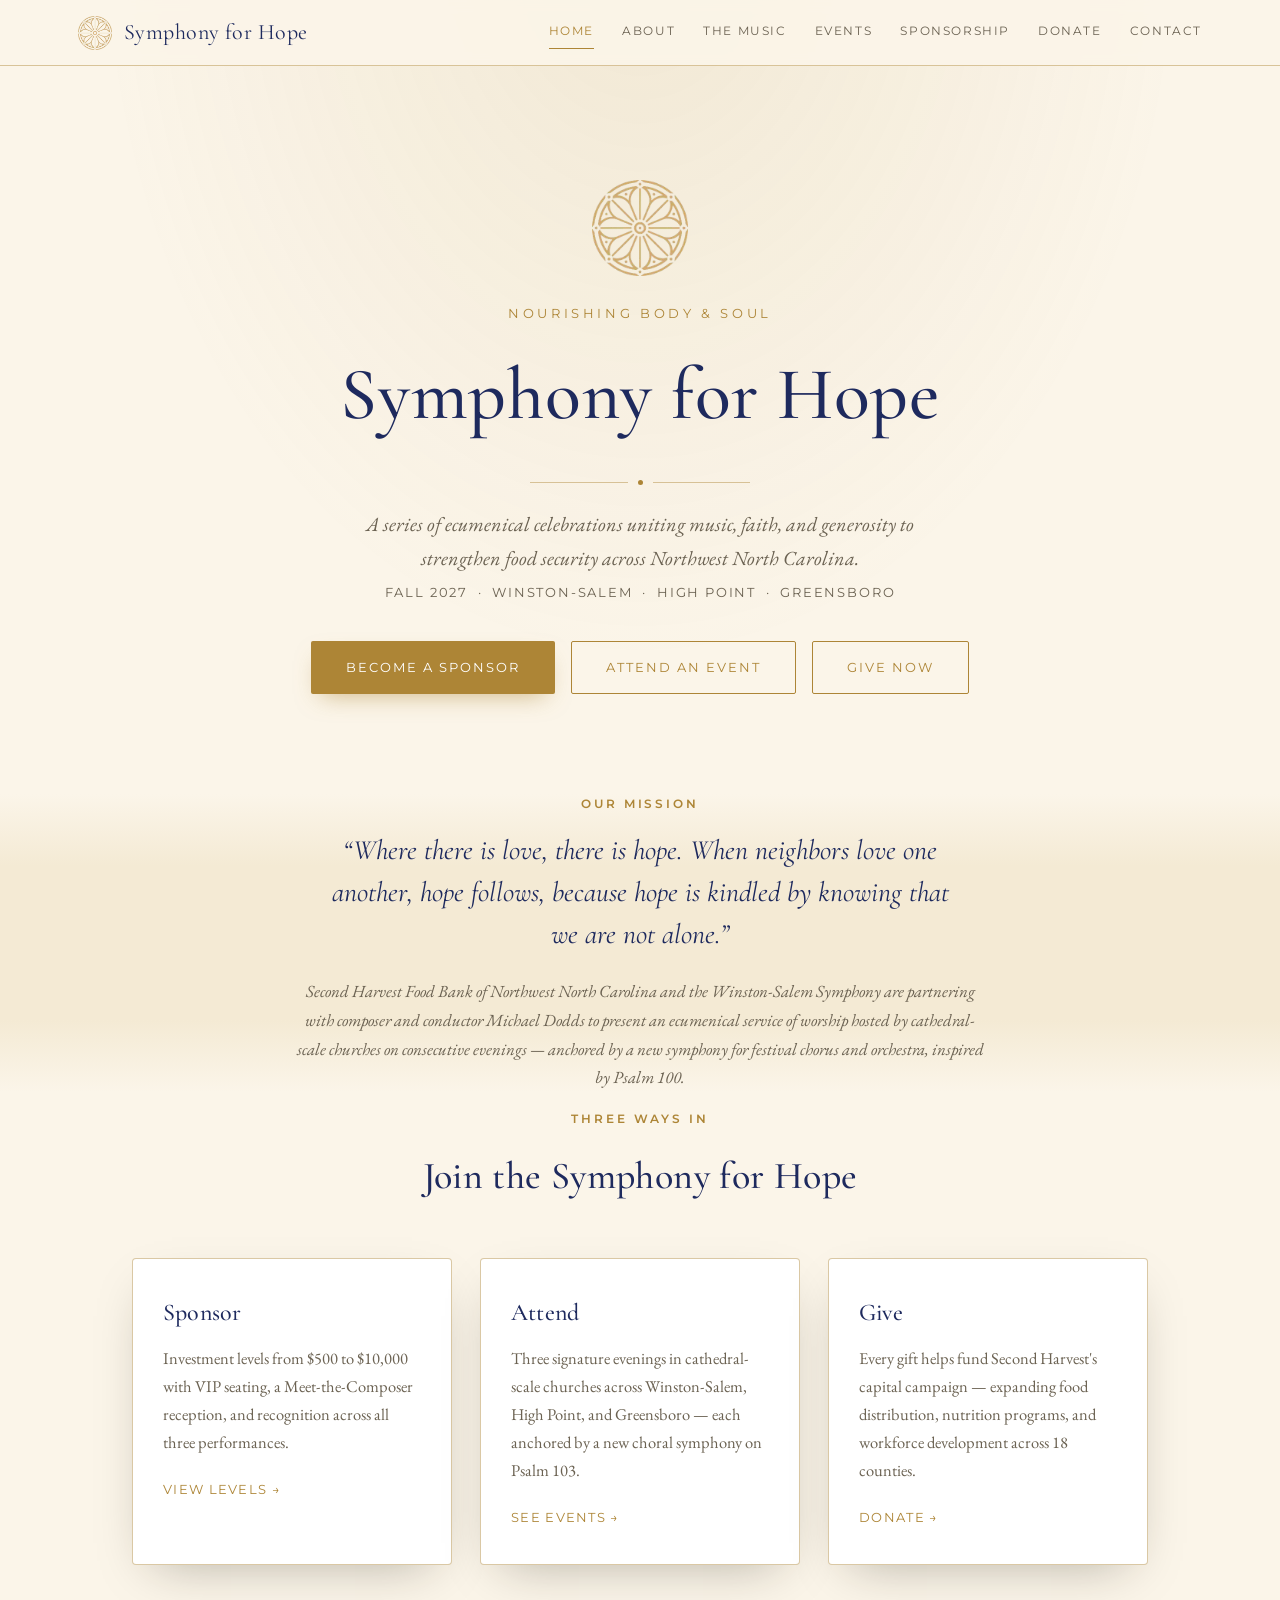
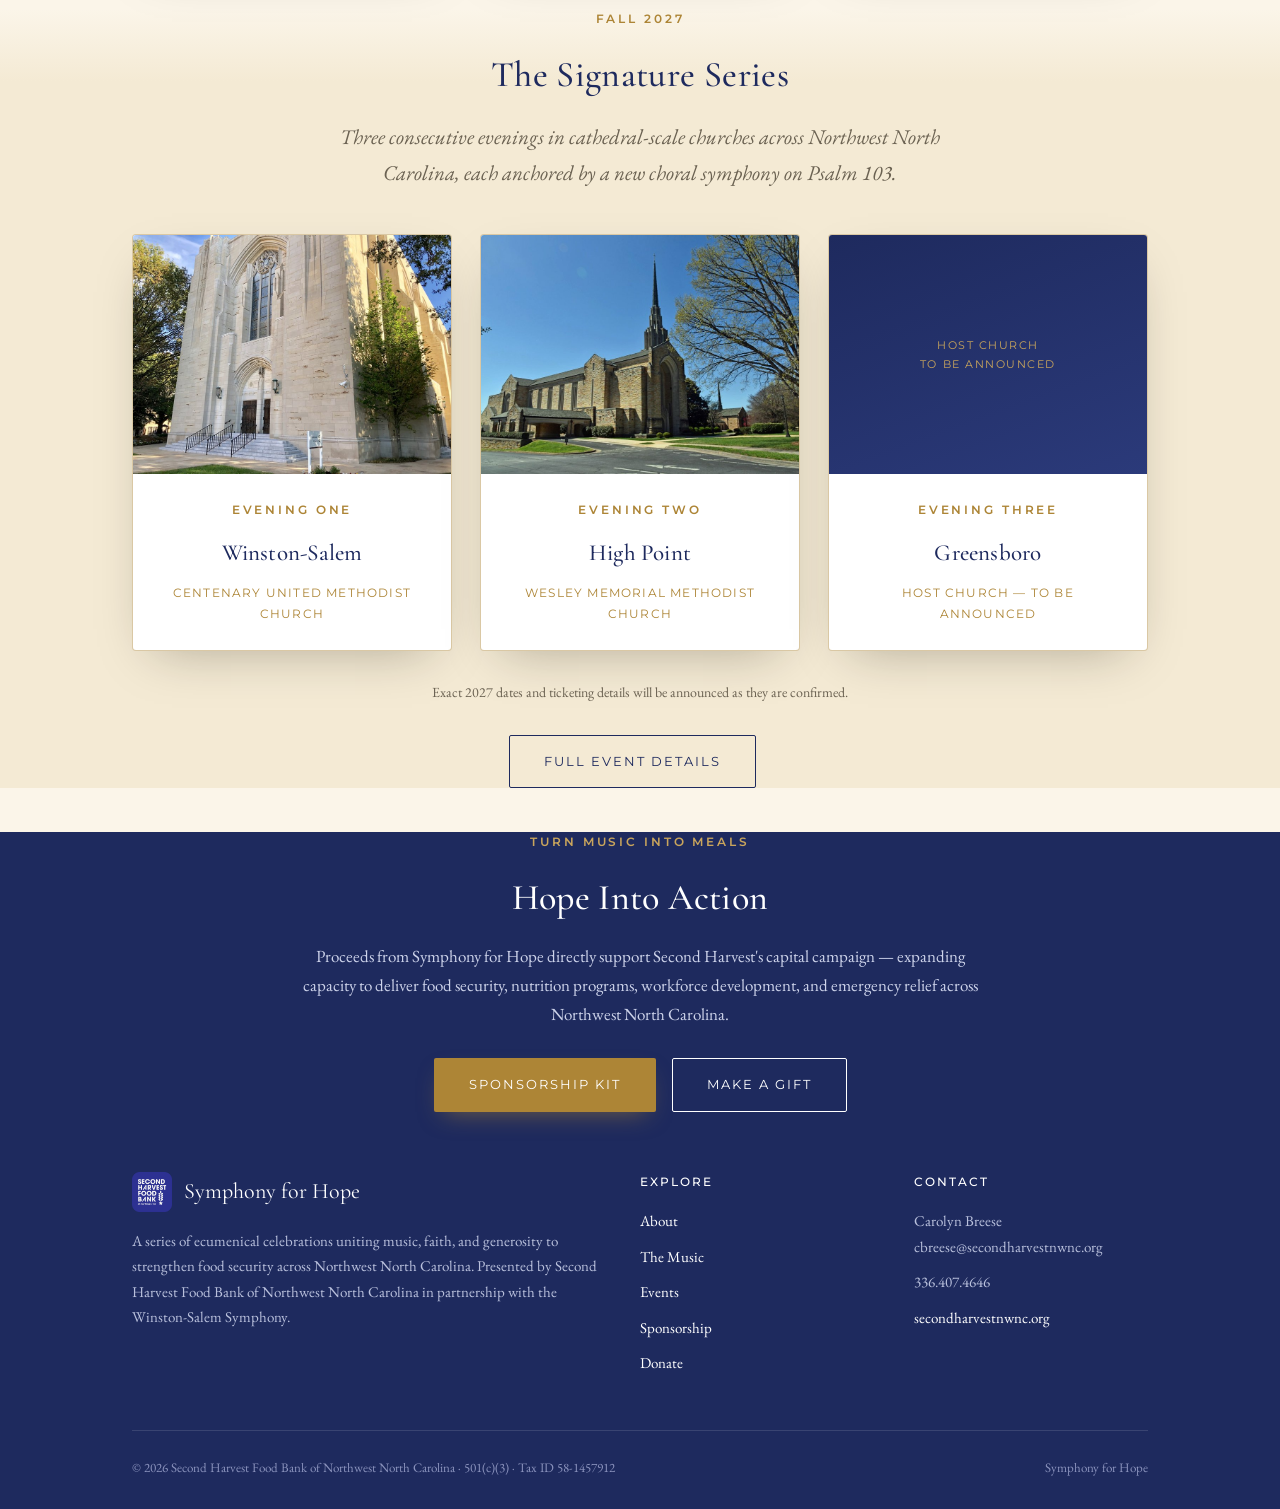
<file: index.html>
<!DOCTYPE html>
<html lang="en">
<head>
<meta charset="UTF-8">
<meta name="viewport" content="width=device-width, initial-scale=1.0">
<title>Symphony for Hope | Second Harvest Food Bank of Northwest NC</title>
<meta name="description" content="A series of ecumenical celebrations uniting music, faith, and generosity to strengthen food security across Northwest North Carolina.">
<link rel="icon" href="/assets/images/mandala-emblem.png">
<link rel="preconnect" href="https://fonts.googleapis.com">
<link rel="preconnect" href="https://fonts.gstatic.com" crossorigin>
<link href="https://fonts.googleapis.com/css2?family=Cormorant+Garamond:ital,wght@0,400;0,500;0,600;1,400;1,500&family=EB+Garamond:ital,wght@0,400;0,500;1,400&family=Montserrat:wght@400;500;600&display=swap" rel="stylesheet">
<link rel="stylesheet" href="/assets/style.css">
</head>
<body>
<svg width="0" height="0" style="position:absolute">
  <defs>
    <symbol id="corner-flourish" viewBox="0 0 100 100">
      <path d="M4,4 Q4,40 40,40" stroke="#AD8536" stroke-width="1.4" fill="none"/>
      <path d="M4,4 Q40,4 40,40" stroke="#AD8536" stroke-width="1.4" fill="none"/>
      <circle cx="4" cy="4" r="3" fill="#AD8536"/>
      <circle cx="16" cy="4" r="1.6" fill="#AD8536"/>
      <circle cx="4" cy="16" r="1.6" fill="#AD8536"/>
    </symbol>
    <symbol id="petal" viewBox="0 0 200 200">
      <path d="M100,100 C122,74 122,26 100,6 C78,26 78,74 100,100 Z" fill="none" stroke="currentColor" stroke-width="4"/>
    </symbol>
  </defs>
</svg>
<header class="site-header">
  <div class="nav-inner">
    <a class="brand" href="/">
      <img src="/assets/images/mandala-emblem.png" alt="Symphony for Hope emblem">
      <span class="brand-text">Symphony for Hope</span>
    </a>
    <button class="nav-toggle" id="navToggle">☰</button>
    <nav class="primary-nav" id="primaryNav">
      <a href="/" class="active">Home</a>
      <a href="/about/">About</a>
      <a href="/the-music/">The Music</a>
      <a href="/events/">Events</a>
      <a href="/sponsorship/">Sponsorship</a>
      <a href="/donate/">Donate</a>
      <a href="/contact/">Contact</a>
    </nav>
  </div>
</header>
<main>


  <section class="hero">
    <img class="mandala" src="/assets/images/mandala-emblem.png" alt="">
    <div class="subtitle">Nourishing Body &amp; Soul</div>
    <h1>Symphony for Hope</h1>
    <div class="rule"><span class="dot"></span></div>
    <p class="tagline">A series of ecumenical celebrations uniting music, faith, and generosity to strengthen food security across Northwest North Carolina.</p>
    <p class="dateline">Fall 2027 &nbsp;·&nbsp; Winston-Salem &nbsp;·&nbsp; High Point &nbsp;·&nbsp; Greensboro</p>
    <div class="btn-row">
      <a class="btn btn-gold" href="/sponsorship/">Become a Sponsor</a>
      <a class="btn btn-outline" href="/events/">Attend an Event</a>
      <a class="btn btn-outline" href="/donate/">Give Now</a>
    </div>
  </section>

  <section class="on-ivory-deep bordered fade-edges">
    <div class="container narrow center">
      <span class="eyebrow">Our Mission</span>
      <p class="quote">&ldquo;Where there is love, there is hope. When neighbors love one another, hope follows, because hope is kindled by knowing that we are not alone.&rdquo;</p>
      <p class="lede" style="margin-top:22px;font-size:17px;">Second Harvest Food Bank of Northwest North Carolina and the Winston-Salem Symphony are partnering with composer and conductor Michael Dodds to present an ecumenical service of worship hosted by cathedral-scale churches on consecutive evenings — anchored by a new symphony for festival chorus and orchestra, inspired by Psalm 100.</p>
    </div>
  </section>
<div></div>
  <section>
    <div class="container">
      <div class="center" style="margin-bottom:50px;">
        <span class="eyebrow">Three Ways In</span>
        <h2 style="font-size:38px;color:var(--navy);">Join the Symphony for Hope</h2>
      </div>
      <div class="grid grid-3">
        <div class="card">
          <h3>Sponsor</h3>
          <p>Investment levels from $500 to $10,000 with VIP seating, a Meet-the-Composer reception, and recognition across all three performances.</p>
          <p style="margin-top:18px;"><a href="/sponsorship/" style="color:var(--gold);font-family:'Montserrat',sans-serif;font-size:13px;letter-spacing:.1em;text-transform:uppercase;text-decoration:none;cursor:pointer;">View Levels →</a></p>
        </div>
        <div class="card">
          <h3>Attend</h3>
          <p>Three signature evenings in cathedral-scale churches across Winston-Salem, High Point, and Greensboro — each anchored by a new choral symphony on Psalm 103.</p>
          <p style="margin-top:18px;"><a href="/events/" style="color:var(--gold);font-family:'Montserrat',sans-serif;font-size:13px;letter-spacing:.1em;text-transform:uppercase;text-decoration:none;cursor:pointer;">See Events →</a></p>
        </div>
        <div class="card">
          <h3>Give</h3>
          <p>Every gift helps fund Second Harvest's capital campaign — expanding food distribution, nutrition programs, and workforce development across 18 counties.</p>
          <p style="margin-top:18px;"><a href="/donate/" style="color:var(--gold);font-family:'Montserrat',sans-serif;font-size:13px;letter-spacing:.1em;text-transform:uppercase;text-decoration:none;cursor:pointer;">Donate →</a></p>
        </div>
      </div>
    </div>
  </section>
<div></div>
  <div></div>
  <section class="on-ivory-deep bordered fade-top">
    <div class="container">
      <div class="center" style="margin-top:44px;"style="margin-bottom:44px;">
        <span class="eyebrow">Fall 2027</span>
        <h2 style="font-size:36px;color:var(--navy);">The Signature Series</h2>
        <p class="lede" style="max-width:640px;margin:14px auto 0;">Three consecutive evenings in cathedral-scale churches across Northwest North Carolina, each anchored by a new choral symphony on Psalm 103.</p>
              <div class="center" style="margin-bottom:44px;">
      </div>
      <div class="grid grid-3">
        <div class="city-card">
          <img class="card-photo" src="/assets/images/centenary-church.jpg" alt="Centenary United Methodist Church, Winston-Salem">
          <div class="card-body">
            <span class="eyebrow">Evening One</span>
            <h3 style="color:var(--navy);">Winston-Salem</h3>
            <div class="church">Centenary United Methodist Church</div>
          </div>
        </div>
        <div class="city-card">
          <img class="card-photo" src="/assets/images/wesley-church.jpg" alt="Wesley Memorial Methodist Church, High Point">
          <div class="card-body">
            <span class="eyebrow">Evening Two</span>
            <h3 style="color:var(--navy);">High Point</h3>
            <div class="church">Wesley Memorial Methodist Church</div>
          </div>
        </div>
        <div class="city-card">
          <div class="card-placeholder">Host Church<br>To Be Announced</div>
          <div class="card-body">
            <span class="eyebrow">Evening Three</span>
            <h3 style="color:var(--navy);">Greensboro</h3>
            <div class="church">Host Church — To Be Announced</div>
          </div>
        </div>
      </div>
      <p class="center" style="color:var(--ink-soft);font-size:14px;margin-top:30px;">Exact 2027 dates and ticketing details will be announced as they are confirmed.</p>
      <div class="btn-row" style="justify-content:center;margin-top:30px;"style="margin-bottom:44px;">
        <a class="btn btn-outline-navy" href="/events/">Full Event Details</a><div class="center" style="margin-top:44px;"style="margin-bottom:44px;">
      </div>
    </div>
  </section>
<div class="center" style="margin-top:44px;"style="margin-bottom:44px;">
  <section class="on-navy">
    <div class="container center narrow">
      <span class="eyebrow on-navy">Turn Music Into Meals</span>
      <h2 style="font-size:36px;">Hope Into Action</h2>
      <p style="color:#cdd3ea;font-size:17px;margin-top:14px;">Proceeds from Symphony for Hope directly support Second Harvest's capital campaign — expanding capacity to deliver food security, nutrition programs, workforce development, and emergency relief across Northwest North Carolina.</p>
      <div class="btn-row" style="justify-content:center;margin-top:30px;">
        <a class="btn btn-gold" href="/sponsorship/">Sponsorship Kit</a>
        <a class="btn btn-outline" style="border-color:#fff;color:#fff;" href="/donate/">Make a Gift</a>
      </div>
    </div>
  </section>

</main>
<footer>
  <div class="container">
    <div class="foot-grid">
      <div>
        <div class="foot-logo">
          <img src="/assets/images/sh-logo.png" alt="Second Harvest Food Bank of Northwest NC">
          <span style="font-family:'Cormorant Garamond',serif;font-size:22px;color:#fff;">Symphony for Hope</span>
        </div>
        <p>A series of ecumenical celebrations uniting music, faith, and generosity to strengthen food security across Northwest North Carolina. Presented by Second Harvest Food Bank of Northwest North Carolina in partnership with the Winston-Salem Symphony.</p>
      </div>
      <div>
        <h4>Explore</h4>
        <ul>
          <li><a href="/about/">About</a></li>
          <li><a href="/the-music/">The Music</a></li>
          <li><a href="/events/">Events</a></li>
          <li><a href="/sponsorship/">Sponsorship</a></li>
          <li><a href="/donate/">Donate</a></li>
        </ul>
      </div>
      <div>
        <h4>Contact</h4>
        <ul>
          <li>Carolyn Breese<br>cbreese@secondharvestnwnc.org</li>
          <li>336.407.4646</li>
          <li><a href="https://www.secondharvestnwnc.org/" target="_blank" rel="noopener">secondharvestnwnc.org</a></li>
        </ul>
      </div>
    </div>
    <div class="foot-bottom">
      <span>© 2026 Second Harvest Food Bank of Northwest North Carolina · 501(c)(3) · Tax ID 58-1457912</span>
      <span>Symphony for Hope</span>
    </div>
  </div>
</footer>
<script>
  var navToggle = document.getElementById('navToggle');
  var primaryNav = document.getElementById('primaryNav');
  if (navToggle && primaryNav) {
    navToggle.addEventListener('click', function() {
      primaryNav.classList.toggle('open');
    });
  }
</script>
</body>
</html>
</file>
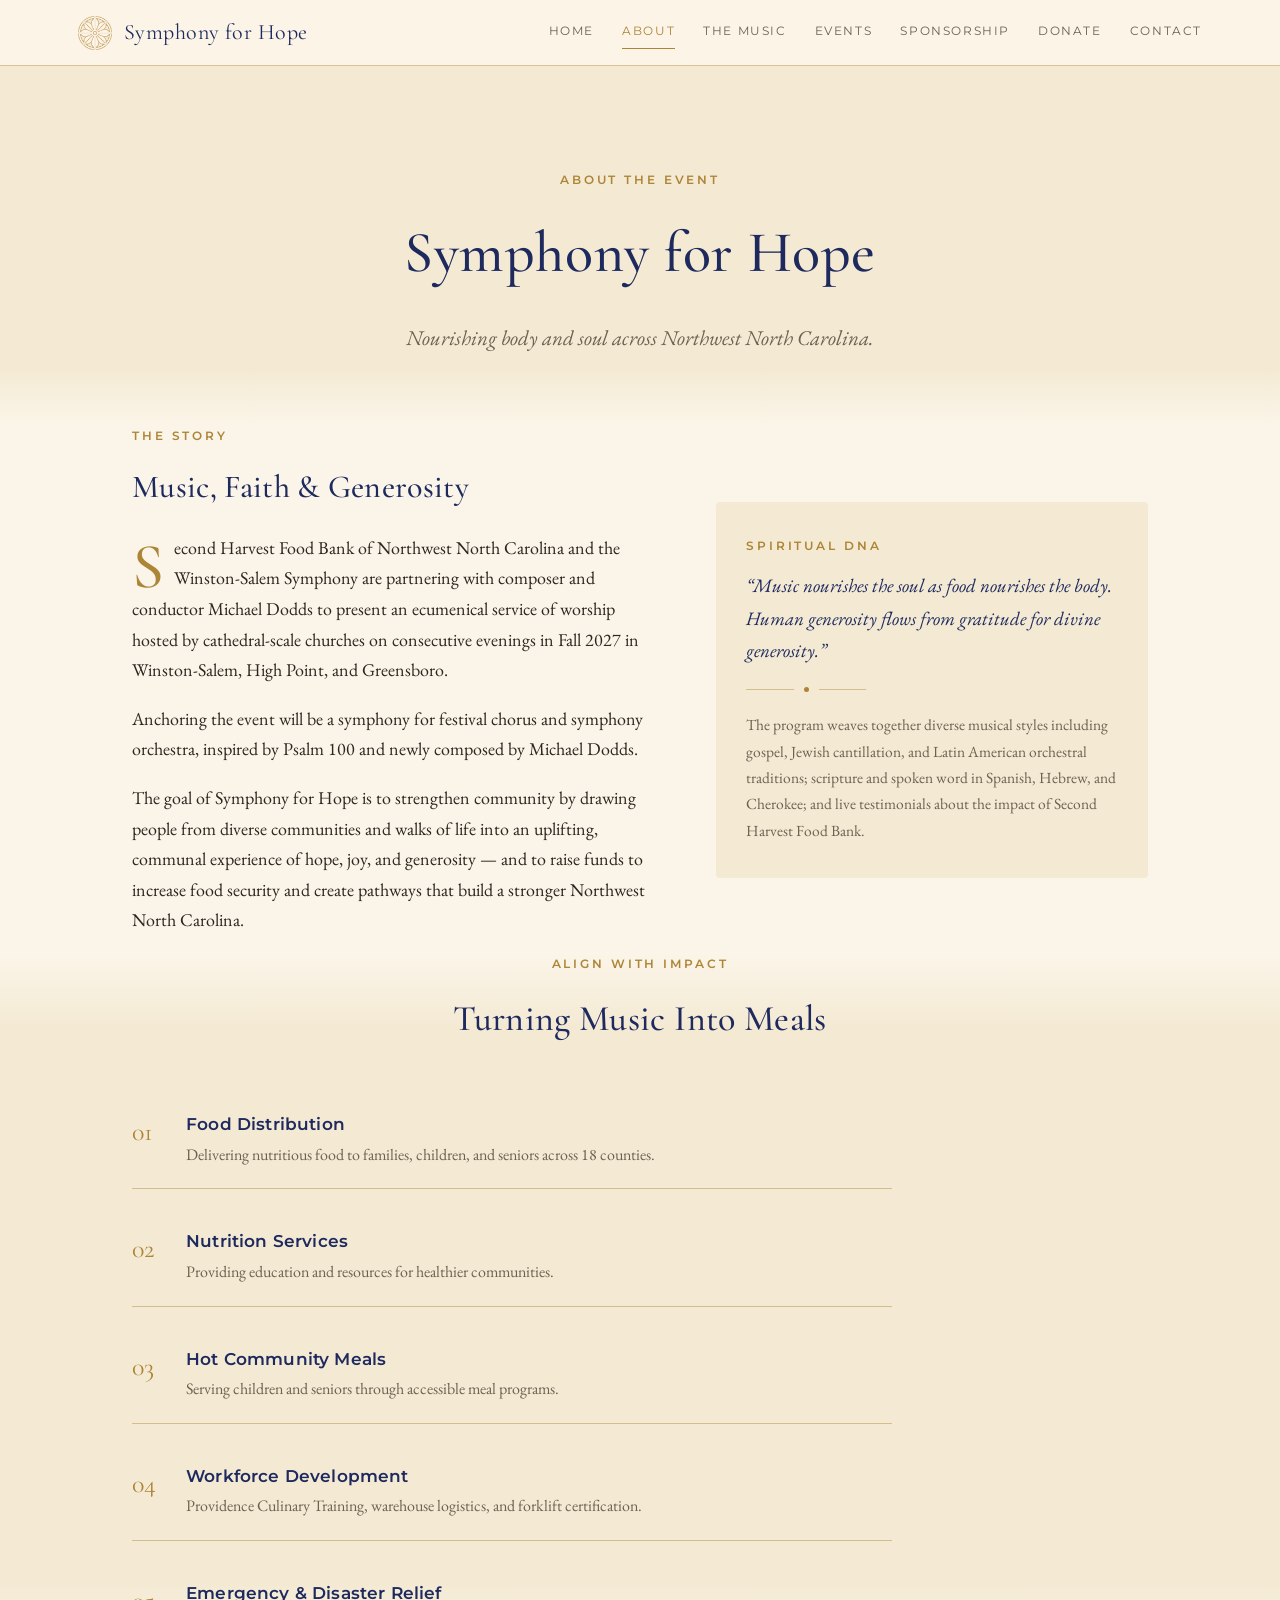
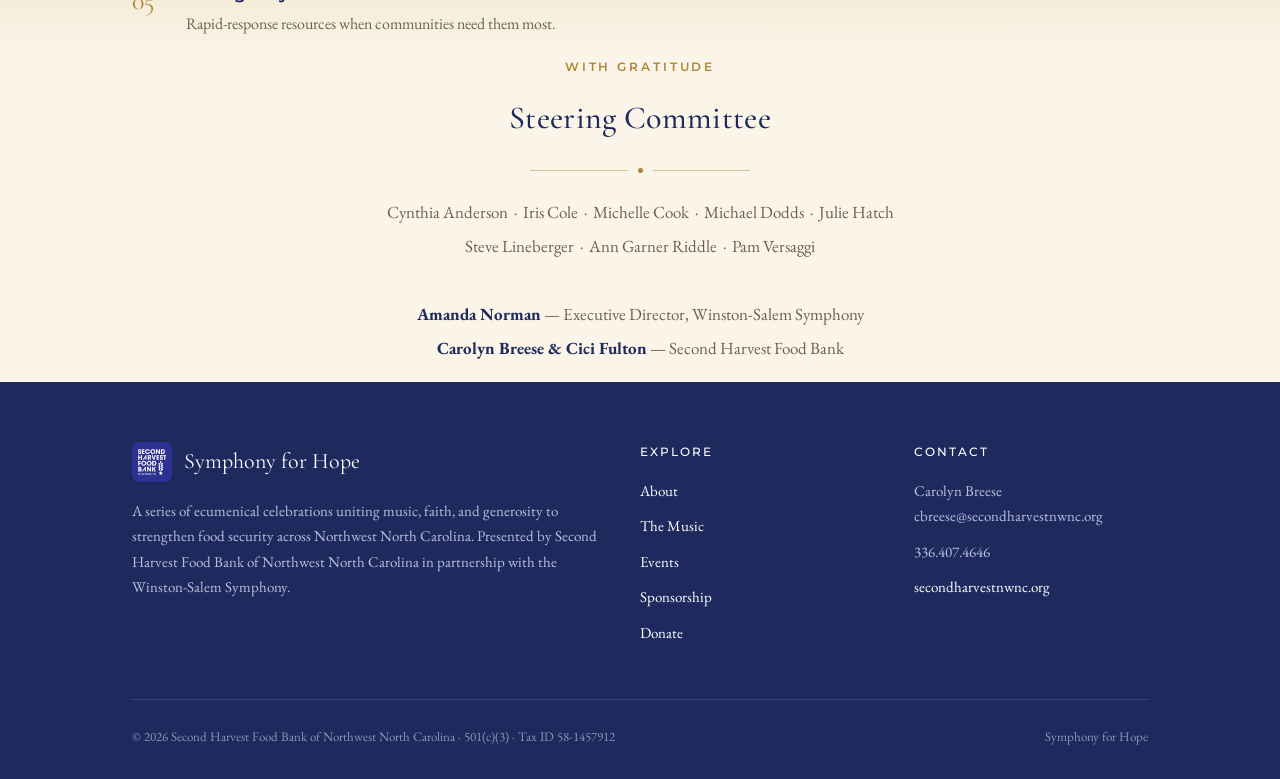
<file: about/index.html>
<!DOCTYPE html>
<html lang="en">
<head>
<meta charset="UTF-8">
<meta name="viewport" content="width=device-width, initial-scale=1.0">
<title>About | Symphony for Hope</title>
<meta name="description" content="Second Harvest Food Bank of Northwest North Carolina and the Winston-Salem Symphony present Symphony for Hope, Fall 2027.">
<link rel="icon" href="/assets/images/mandala-emblem.png">
<link rel="preconnect" href="https://fonts.googleapis.com">
<link rel="preconnect" href="https://fonts.gstatic.com" crossorigin>
<link href="https://fonts.googleapis.com/css2?family=Cormorant+Garamond:ital,wght@0,400;0,500;0,600;1,400;1,500&family=EB+Garamond:ital,wght@0,400;0,500;1,400&family=Montserrat:wght@400;500;600&display=swap" rel="stylesheet">
<link rel="stylesheet" href="/assets/style.css">
</head>
<body>
<svg width="0" height="0" style="position:absolute">
  <defs>
    <symbol id="corner-flourish" viewBox="0 0 100 100">
      <path d="M4,4 Q4,40 40,40" stroke="#AD8536" stroke-width="1.4" fill="none"/>
      <path d="M4,4 Q40,4 40,40" stroke="#AD8536" stroke-width="1.4" fill="none"/>
      <circle cx="4" cy="4" r="3" fill="#AD8536"/>
      <circle cx="16" cy="4" r="1.6" fill="#AD8536"/>
      <circle cx="4" cy="16" r="1.6" fill="#AD8536"/>
    </symbol>
    <symbol id="petal" viewBox="0 0 200 200">
      <path d="M100,100 C122,74 122,26 100,6 C78,26 78,74 100,100 Z" fill="none" stroke="currentColor" stroke-width="4"/>
    </symbol>
  </defs>
</svg>
<header class="site-header">
  <div class="nav-inner">
    <a class="brand" href="/">
      <img src="/assets/images/mandala-emblem.png" alt="Symphony for Hope emblem">
      <span class="brand-text">Symphony for Hope</span>
    </a>
    <button class="nav-toggle" id="navToggle">☰</button>
    <nav class="primary-nav" id="primaryNav">
      <a href="/">Home</a>
      <a href="/about/" class="active">About</a>
      <a href="/the-music/">The Music</a>
      <a href="/events/">Events</a>
      <a href="/sponsorship/">Sponsorship</a>
      <a href="/donate/">Donate</a>
      <a href="/contact/">Contact</a>
    </nav>
  </div>
</header>
<main>

  <section class="page-hero fade-bottom">
    <span class="eyebrow">About the Event</span>
    <h1>Symphony for Hope</h1>
    <p class="lede">Nourishing body and soul across Northwest North Carolina.</p>
  </section>

  <section>
    <div class="container two-col">
      <div>
        <span class="eyebrow">The Story</span>
        <h2 style="font-size:32px;color:var(--navy);">Music, Faith &amp; Generosity</h2>
        <p class="dropcap">Second Harvest Food Bank of Northwest North Carolina and the Winston-Salem Symphony are partnering with composer and conductor Michael Dodds to present an ecumenical service of worship hosted by cathedral-scale churches on consecutive evenings in Fall 2027 in Winston-Salem, High Point, and Greensboro.</p>
        <p>Anchoring the event will be a symphony for festival chorus and symphony orchestra, inspired by Psalm 100 and newly composed by Michael Dodds.</p>
        <p>The goal of Symphony for Hope is to strengthen community by drawing people from diverse communities and walks of life into an uplifting, communal experience of hope, joy, and generosity — and to raise funds to increase food security and create pathways that build a stronger Northwest North Carolina.</p>
      </div>
      <div class="card" style="background:var(--ivory-deep);border:none;box-shadow:none;">
        <span class="eyebrow">Spiritual DNA</span>
        <p style="font-style:italic;color:var(--navy);font-size:19px;">&ldquo;Music nourishes the soul as food nourishes the body. Human generosity flows from gratitude for divine generosity.&rdquo;</p>
        <div class="rule" style="margin:20px 0;width:120px;"><span class="dot"></span></div>
        <p style="font-size:15.5px;color:var(--ink-soft);">The program weaves together diverse musical styles including gospel, Jewish cantillation, and Latin American orchestral traditions; scripture and spoken word in Spanish, Hebrew, and Cherokee; and live testimonials about the impact of Second Harvest Food Bank.</p>
      </div>
    </div>
  </section>

  <section class="on-ivory-deep bordered fade-edges">
    <div class="container">
      <div class="center" style="margin-bottom:10px;">
        <span class="eyebrow">Align With Impact</span>
        <h2 style="font-size:36px;color:var(--navy);">Turning Music Into Meals</h2>
      </div>
      <ul class="impact-list container narrow" style="padding-top:30px;">
        <li><span class="num">01</span><div><h4>Food Distribution</h4><p>Delivering nutritious food to families, children, and seniors across 18 counties.</p></div></li>
        <li><span class="num">02</span><div><h4>Nutrition Services</h4><p>Providing education and resources for healthier communities.</p></div></li>
        <li><span class="num">03</span><div><h4>Hot Community Meals</h4><p>Serving children and seniors through accessible meal programs.</p></div></li>
        <li><span class="num">04</span><div><h4>Workforce Development</h4><p>Providence Culinary Training, warehouse logistics, and forklift certification.</p></div></li>
        <li><span class="num">05</span><div><h4>Emergency &amp; Disaster Relief</h4><p>Rapid-response resources when communities need them most.</p></div></li>
      </ul>
    </div>
  </section>

  <section>
    <div class="container narrow center">
      <span class="eyebrow">With Gratitude</span>
      <h2 style="font-size:32px;color:var(--navy);">Steering Committee</h2>
      <div class="rule"><span class="dot"></span></div>
      <p style="color:var(--ink-soft);font-size:17px;line-height:2;">
        Cynthia Anderson &nbsp;·&nbsp; Iris Cole &nbsp;·&nbsp; Michelle Cook &nbsp;·&nbsp; Michael Dodds &nbsp;·&nbsp; Julie Hatch<br>
        Steve Lineberger &nbsp;·&nbsp; Ann Garner Riddle &nbsp;·&nbsp; Pam Versaggi<br><br>
        <strong style="color:var(--navy);">Amanda Norman</strong> — Executive Director, Winston-Salem Symphony<br>
        <strong style="color:var(--navy);">Carolyn Breese &amp; Cici Fulton</strong> — Second Harvest Food Bank
      </p>
    </div>
  </section>
</main>
<footer>
  <div class="container">
    <div class="foot-grid">
      <div>
        <div class="foot-logo">
          <img src="/assets/images/sh-logo.png" alt="Second Harvest Food Bank of Northwest NC">
          <span style="font-family:'Cormorant Garamond',serif;font-size:22px;color:#fff;">Symphony for Hope</span>
        </div>
        <p>A series of ecumenical celebrations uniting music, faith, and generosity to strengthen food security across Northwest North Carolina. Presented by Second Harvest Food Bank of Northwest North Carolina in partnership with the Winston-Salem Symphony.</p>
      </div>
      <div>
        <h4>Explore</h4>
        <ul>
          <li><a href="/about/">About</a></li>
          <li><a href="/the-music/">The Music</a></li>
          <li><a href="/events/">Events</a></li>
          <li><a href="/sponsorship/">Sponsorship</a></li>
          <li><a href="/donate/">Donate</a></li>
        </ul>
      </div>
      <div>
        <h4>Contact</h4>
        <ul>
          <li>Carolyn Breese<br>cbreese@secondharvestnwnc.org</li>
          <li>336.407.4646</li>
          <li><a href="https://www.secondharvestnwnc.org/" target="_blank" rel="noopener">secondharvestnwnc.org</a></li>
        </ul>
      </div>
    </div>
    <div class="foot-bottom">
      <span>© 2026 Second Harvest Food Bank of Northwest North Carolina · 501(c)(3) · Tax ID 58-1457912</span>
      <span>Symphony for Hope</span>
    </div>
  </div>
</footer>
<script>
  var navToggle = document.getElementById('navToggle');
  var primaryNav = document.getElementById('primaryNav');
  if (navToggle && primaryNav) {
    navToggle.addEventListener('click', function() {
      primaryNav.classList.toggle('open');
    });
  }
</script>
</body>
</html>
</file>
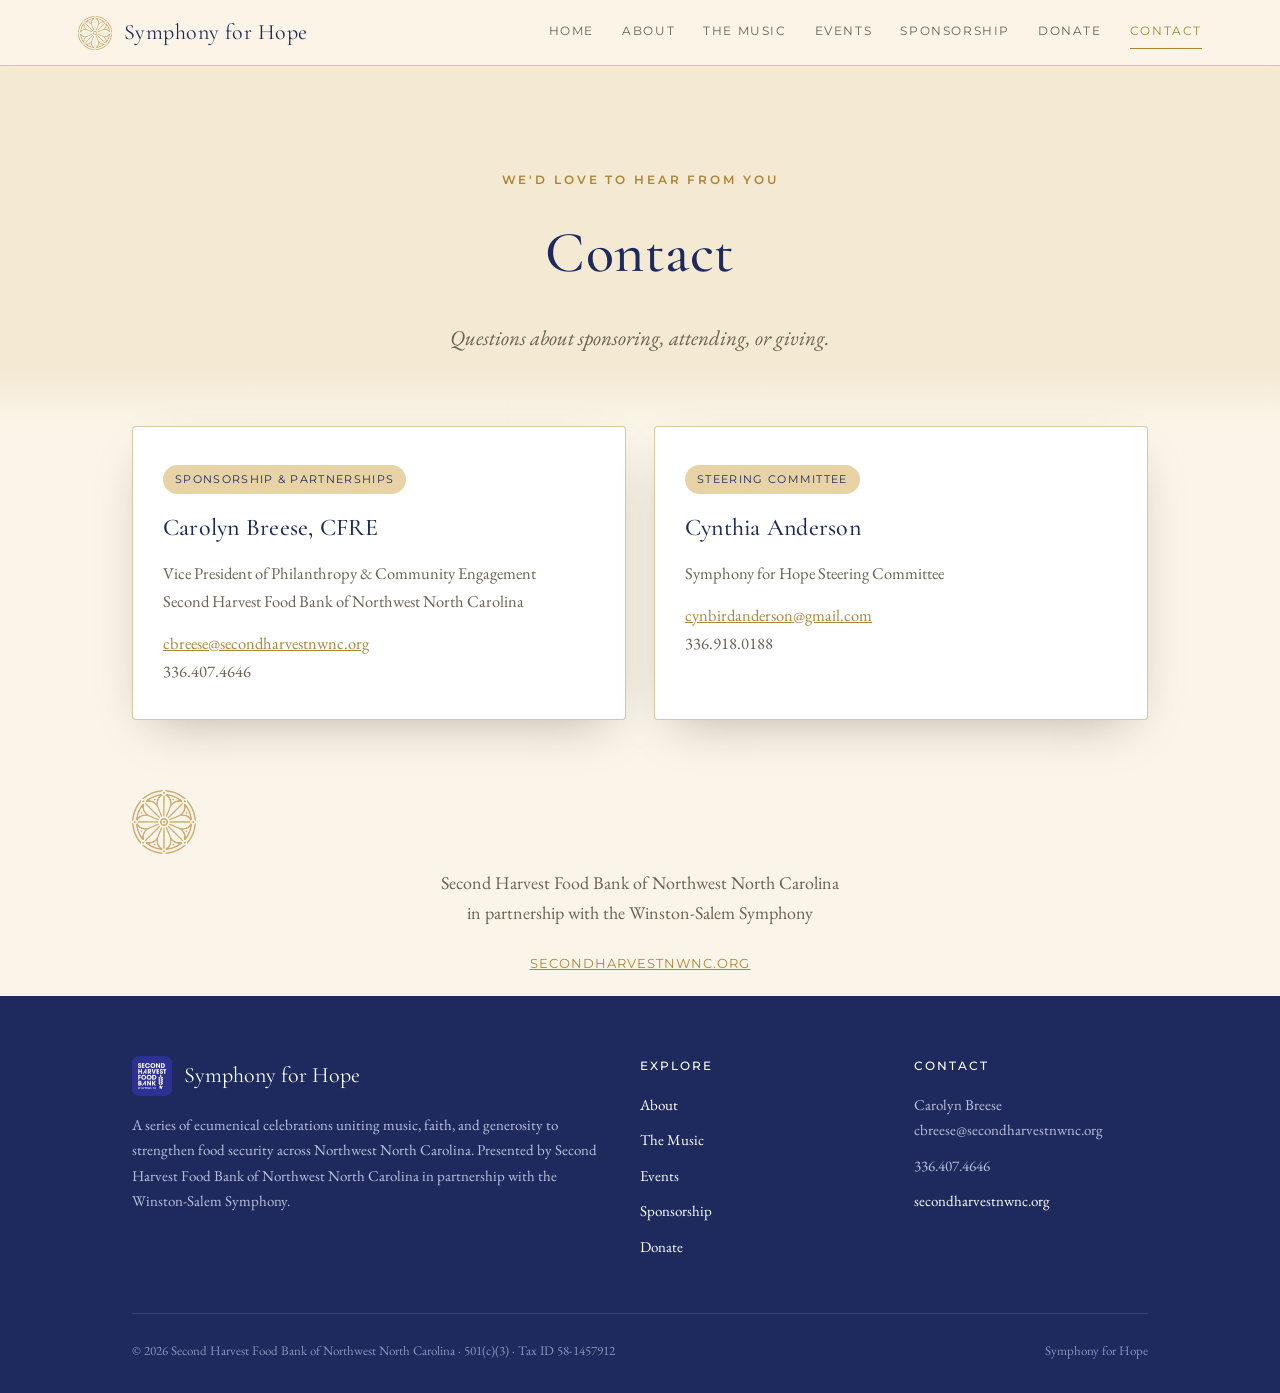
<file: contact/index.html>
<!DOCTYPE html>
<html lang="en">
<head>
<meta charset="UTF-8">
<meta name="viewport" content="width=device-width, initial-scale=1.0">
<title>Contact | Symphony for Hope</title>
<meta name="description" content="Get in touch about sponsoring, attending, or giving to Symphony for Hope.">
<link rel="icon" href="/assets/images/mandala-emblem.png">
<link rel="preconnect" href="https://fonts.googleapis.com">
<link rel="preconnect" href="https://fonts.gstatic.com" crossorigin>
<link href="https://fonts.googleapis.com/css2?family=Cormorant+Garamond:ital,wght@0,400;0,500;0,600;1,400;1,500&family=EB+Garamond:ital,wght@0,400;0,500;1,400&family=Montserrat:wght@400;500;600&display=swap" rel="stylesheet">
<link rel="stylesheet" href="/assets/style.css">
</head>
<body>
<svg width="0" height="0" style="position:absolute">
  <defs>
    <symbol id="corner-flourish" viewBox="0 0 100 100">
      <path d="M4,4 Q4,40 40,40" stroke="#AD8536" stroke-width="1.4" fill="none"/>
      <path d="M4,4 Q40,4 40,40" stroke="#AD8536" stroke-width="1.4" fill="none"/>
      <circle cx="4" cy="4" r="3" fill="#AD8536"/>
      <circle cx="16" cy="4" r="1.6" fill="#AD8536"/>
      <circle cx="4" cy="16" r="1.6" fill="#AD8536"/>
    </symbol>
    <symbol id="petal" viewBox="0 0 200 200">
      <path d="M100,100 C122,74 122,26 100,6 C78,26 78,74 100,100 Z" fill="none" stroke="currentColor" stroke-width="4"/>
    </symbol>
  </defs>
</svg>
<header class="site-header">
  <div class="nav-inner">
    <a class="brand" href="/">
      <img src="/assets/images/mandala-emblem.png" alt="Symphony for Hope emblem">
      <span class="brand-text">Symphony for Hope</span>
    </a>
    <button class="nav-toggle" id="navToggle">☰</button>
    <nav class="primary-nav" id="primaryNav">
      <a href="/">Home</a>
      <a href="/about/">About</a>
      <a href="/the-music/">The Music</a>
      <a href="/events/">Events</a>
      <a href="/sponsorship/">Sponsorship</a>
      <a href="/donate/">Donate</a>
      <a href="/contact/" class="active">Contact</a>
    </nav>
  </div>
</header>
<main>

  <section class="page-hero fade-bottom">
    <span class="eyebrow">We'd Love to Hear From You</span>
    <h1>Contact</h1>
    <p class="lede">Questions about sponsoring, attending, or giving.</p>
  </section>

  <section>
    <div class="container">
      <div class="grid grid-2">
        <div class="card">
          <span class="tag-pill">Sponsorship &amp; Partnerships</span>
          <h3 style="margin-top:14px;">Carolyn Breese, CFRE</h3>
          <p>Vice President of Philanthropy &amp; Community Engagement<br>Second Harvest Food Bank of Northwest North Carolina</p>
          <p style="margin-top:14px;"><a href="mailto:cbreese@secondharvestnwnc.org" style="color:var(--gold);">cbreese@secondharvestnwnc.org</a><br>336.407.4646</p>
        </div>
        <div class="card">
          <span class="tag-pill">Steering Committee</span>
          <h3 style="margin-top:14px;">Cynthia Anderson</h3>
          <p>Symphony for Hope Steering Committee</p>
          <p style="margin-top:14px;"><a href="mailto:cynbirdanderson@gmail.com" style="color:var(--gold);">cynbirdanderson@gmail.com</a><br>336.918.0188</p>
        </div>
      </div>

      <div class="center" style="margin-top:70px;">
        <img class="mandala" src="/assets/images/mandala-emblem.png" alt="" style="width:64px;height:64px;">
        <p style="color:var(--ink-soft);margin-top:14px;">Second Harvest Food Bank of Northwest North Carolina<br>in partnership with the Winston-Salem Symphony</p>
        <p style="margin-top:8px;"><a href="https://www.secondharvestnwnc.org/" target="_blank" rel="noopener" style="color:var(--gold);font-family:'Montserrat',sans-serif;letter-spacing:.08em;font-size:13px;text-transform:uppercase;">secondharvestnwnc.org</a></p>
      </div>
    </div>
  </section>
</main>
<footer>
  <div class="container">
    <div class="foot-grid">
      <div>
        <div class="foot-logo">
          <img src="/assets/images/sh-logo.png" alt="Second Harvest Food Bank of Northwest NC">
          <span style="font-family:'Cormorant Garamond',serif;font-size:22px;color:#fff;">Symphony for Hope</span>
        </div>
        <p>A series of ecumenical celebrations uniting music, faith, and generosity to strengthen food security across Northwest North Carolina. Presented by Second Harvest Food Bank of Northwest North Carolina in partnership with the Winston-Salem Symphony.</p>
      </div>
      <div>
        <h4>Explore</h4>
        <ul>
          <li><a href="/about/">About</a></li>
          <li><a href="/the-music/">The Music</a></li>
          <li><a href="/events/">Events</a></li>
          <li><a href="/sponsorship/">Sponsorship</a></li>
          <li><a href="/donate/">Donate</a></li>
        </ul>
      </div>
      <div>
        <h4>Contact</h4>
        <ul>
          <li>Carolyn Breese<br>cbreese@secondharvestnwnc.org</li>
          <li>336.407.4646</li>
          <li><a href="https://www.secondharvestnwnc.org/" target="_blank" rel="noopener">secondharvestnwnc.org</a></li>
        </ul>
      </div>
    </div>
    <div class="foot-bottom">
      <span>© 2026 Second Harvest Food Bank of Northwest North Carolina · 501(c)(3) · Tax ID 58-1457912</span>
      <span>Symphony for Hope</span>
    </div>
  </div>
</footer>
<script>
  var navToggle = document.getElementById('navToggle');
  var primaryNav = document.getElementById('primaryNav');
  if (navToggle && primaryNav) {
    navToggle.addEventListener('click', function() {
      primaryNav.classList.toggle('open');
    });
  }
</script>
</body>
</html>
</file>
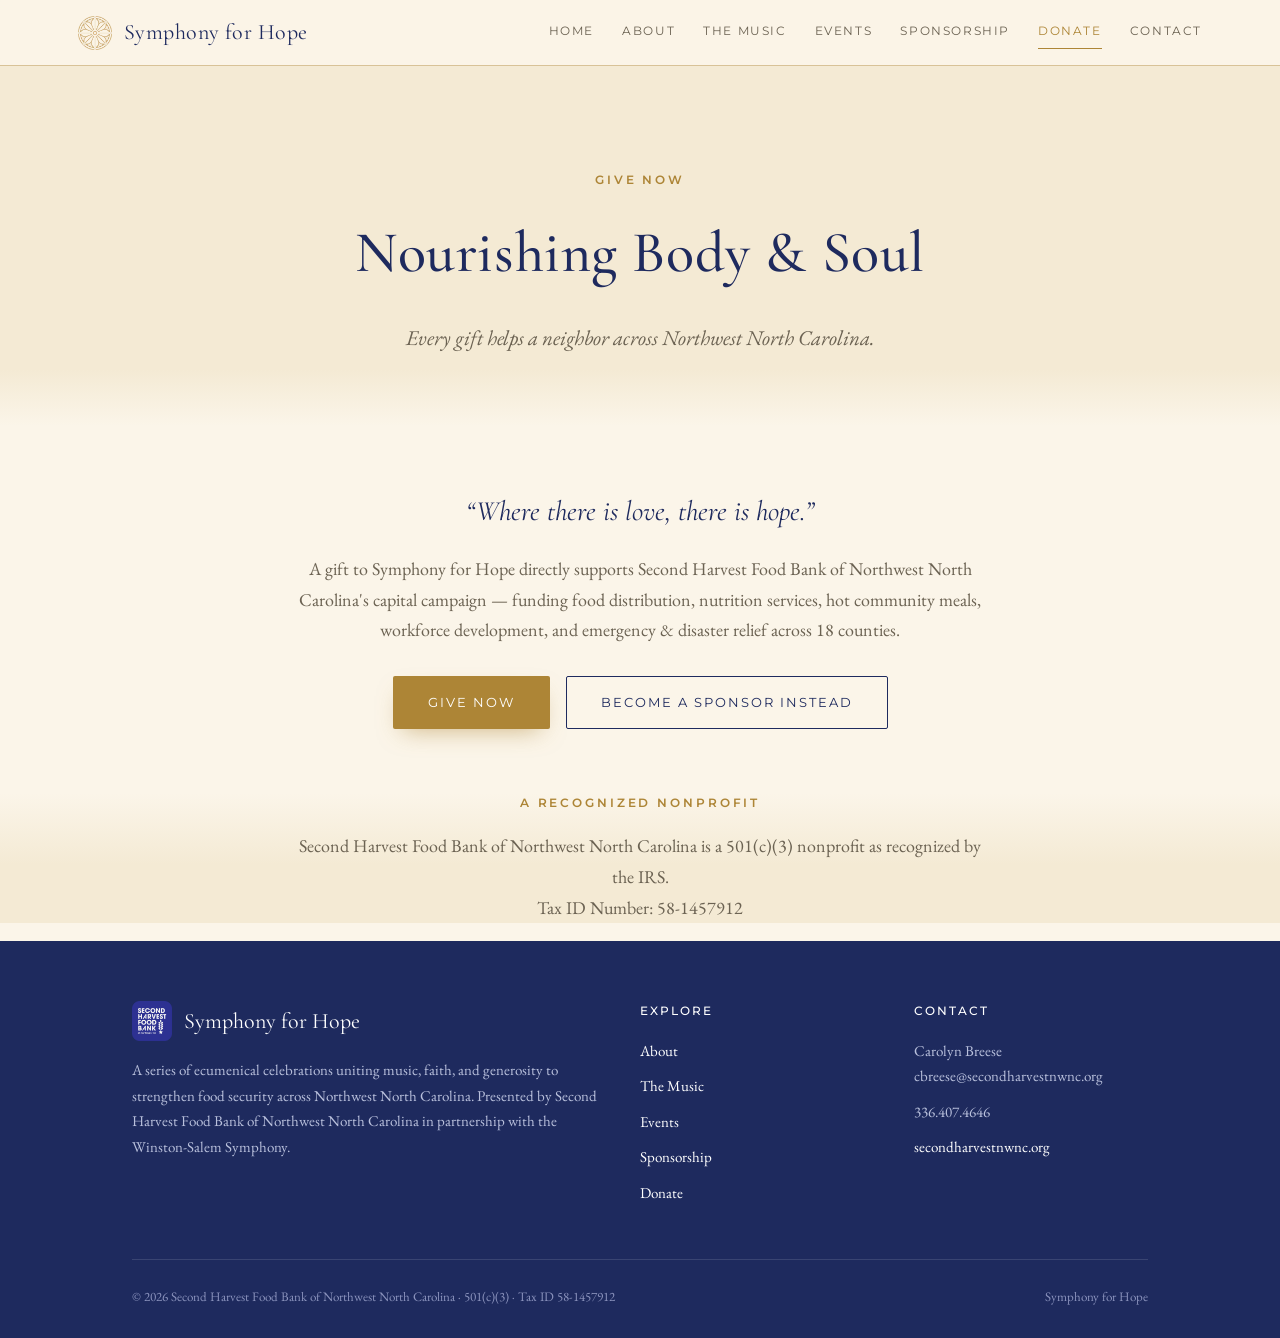
<file: donate/index.html>
<!DOCTYPE html>
<html lang="en">
<head>
<meta charset="UTF-8">
<meta name="viewport" content="width=device-width, initial-scale=1.0">
<title>Donate | Symphony for Hope</title>
<meta name="description" content="Support Second Harvest Food Bank of Northwest North Carolina through Symphony for Hope.">
<link rel="icon" href="/assets/images/mandala-emblem.png">
<link rel="preconnect" href="https://fonts.googleapis.com">
<link rel="preconnect" href="https://fonts.gstatic.com" crossorigin>
<link href="https://fonts.googleapis.com/css2?family=Cormorant+Garamond:ital,wght@0,400;0,500;0,600;1,400;1,500&family=EB+Garamond:ital,wght@0,400;0,500;1,400&family=Montserrat:wght@400;500;600&display=swap" rel="stylesheet">
<link rel="stylesheet" href="/assets/style.css">
</head>
<body>
<svg width="0" height="0" style="position:absolute">
  <defs>
    <symbol id="corner-flourish" viewBox="0 0 100 100">
      <path d="M4,4 Q4,40 40,40" stroke="#AD8536" stroke-width="1.4" fill="none"/>
      <path d="M4,4 Q40,4 40,40" stroke="#AD8536" stroke-width="1.4" fill="none"/>
      <circle cx="4" cy="4" r="3" fill="#AD8536"/>
      <circle cx="16" cy="4" r="1.6" fill="#AD8536"/>
      <circle cx="4" cy="16" r="1.6" fill="#AD8536"/>
    </symbol>
    <symbol id="petal" viewBox="0 0 200 200">
      <path d="M100,100 C122,74 122,26 100,6 C78,26 78,74 100,100 Z" fill="none" stroke="currentColor" stroke-width="4"/>
    </symbol>
  </defs>
</svg>
<header class="site-header">
  <div class="nav-inner">
    <a class="brand" href="/">
      <img src="/assets/images/mandala-emblem.png" alt="Symphony for Hope emblem">
      <span class="brand-text">Symphony for Hope</span>
    </a>
    <button class="nav-toggle" id="navToggle">☰</button>
    <nav class="primary-nav" id="primaryNav">
      <a href="/">Home</a>
      <a href="/about/">About</a>
      <a href="/the-music/">The Music</a>
      <a href="/events/">Events</a>
      <a href="/sponsorship/">Sponsorship</a>
      <a href="/donate/" class="active">Donate</a>
      <a href="/contact/">Contact</a>
    </nav>
  </div>
</header>
<main>

  <section class="page-hero fade-bottom">
    <span class="eyebrow">Give Now</span>
    <h1>Nourishing Body &amp; Soul</h1>
    <p class="lede">Every gift helps a neighbor across Northwest North Carolina.</p>
  </section>

  <section class="tight">
    <div class="container narrow center">
      <p class="quote">&ldquo;Where there is love, there is hope.&rdquo;</p>
      <p style="color:var(--ink-soft);font-size:18px;margin-top:22px;">A gift to Symphony for Hope directly supports Second Harvest Food Bank of Northwest North Carolina's capital campaign — funding food distribution, nutrition services, hot community meals, workforce development, and emergency &amp; disaster relief across 18 counties.</p>
      <div class="btn-row" style="justify-content:center;margin-top:30px;">
        <a class="btn btn-gold" href="https://www.secondharvestnwnc.org/" target="_blank" rel="noopener">Give Now</a>
        <a class="btn btn-outline-navy" href="/sponsorship/">Become a Sponsor Instead</a>
      </div>
    </div>
  </section>

  <section class="on-ivory-deep bordered fade-top">
    <div class="container narrow center">
      <span class="eyebrow">A Recognized Nonprofit</span>
      <p style="color:var(--ink-soft);">Second Harvest Food Bank of Northwest North Carolina is a 501(c)(3) nonprofit as recognized by the IRS.<br>Tax ID Number: 58-1457912</p>
    </div>
  </section>
</main>
<footer>
  <div class="container">
    <div class="foot-grid">
      <div>
        <div class="foot-logo">
          <img src="/assets/images/sh-logo.png" alt="Second Harvest Food Bank of Northwest NC">
          <span style="font-family:'Cormorant Garamond',serif;font-size:22px;color:#fff;">Symphony for Hope</span>
        </div>
        <p>A series of ecumenical celebrations uniting music, faith, and generosity to strengthen food security across Northwest North Carolina. Presented by Second Harvest Food Bank of Northwest North Carolina in partnership with the Winston-Salem Symphony.</p>
      </div>
      <div>
        <h4>Explore</h4>
        <ul>
          <li><a href="/about/">About</a></li>
          <li><a href="/the-music/">The Music</a></li>
          <li><a href="/events/">Events</a></li>
          <li><a href="/sponsorship/">Sponsorship</a></li>
          <li><a href="/donate/">Donate</a></li>
        </ul>
      </div>
      <div>
        <h4>Contact</h4>
        <ul>
          <li>Carolyn Breese<br>cbreese@secondharvestnwnc.org</li>
          <li>336.407.4646</li>
          <li><a href="https://www.secondharvestnwnc.org/" target="_blank" rel="noopener">secondharvestnwnc.org</a></li>
        </ul>
      </div>
    </div>
    <div class="foot-bottom">
      <span>© 2026 Second Harvest Food Bank of Northwest North Carolina · 501(c)(3) · Tax ID 58-1457912</span>
      <span>Symphony for Hope</span>
    </div>
  </div>
</footer>
<script>
  var navToggle = document.getElementById('navToggle');
  var primaryNav = document.getElementById('primaryNav');
  if (navToggle && primaryNav) {
    navToggle.addEventListener('click', function() {
      primaryNav.classList.toggle('open');
    });
  }
</script>
</body>
</html>
</file>
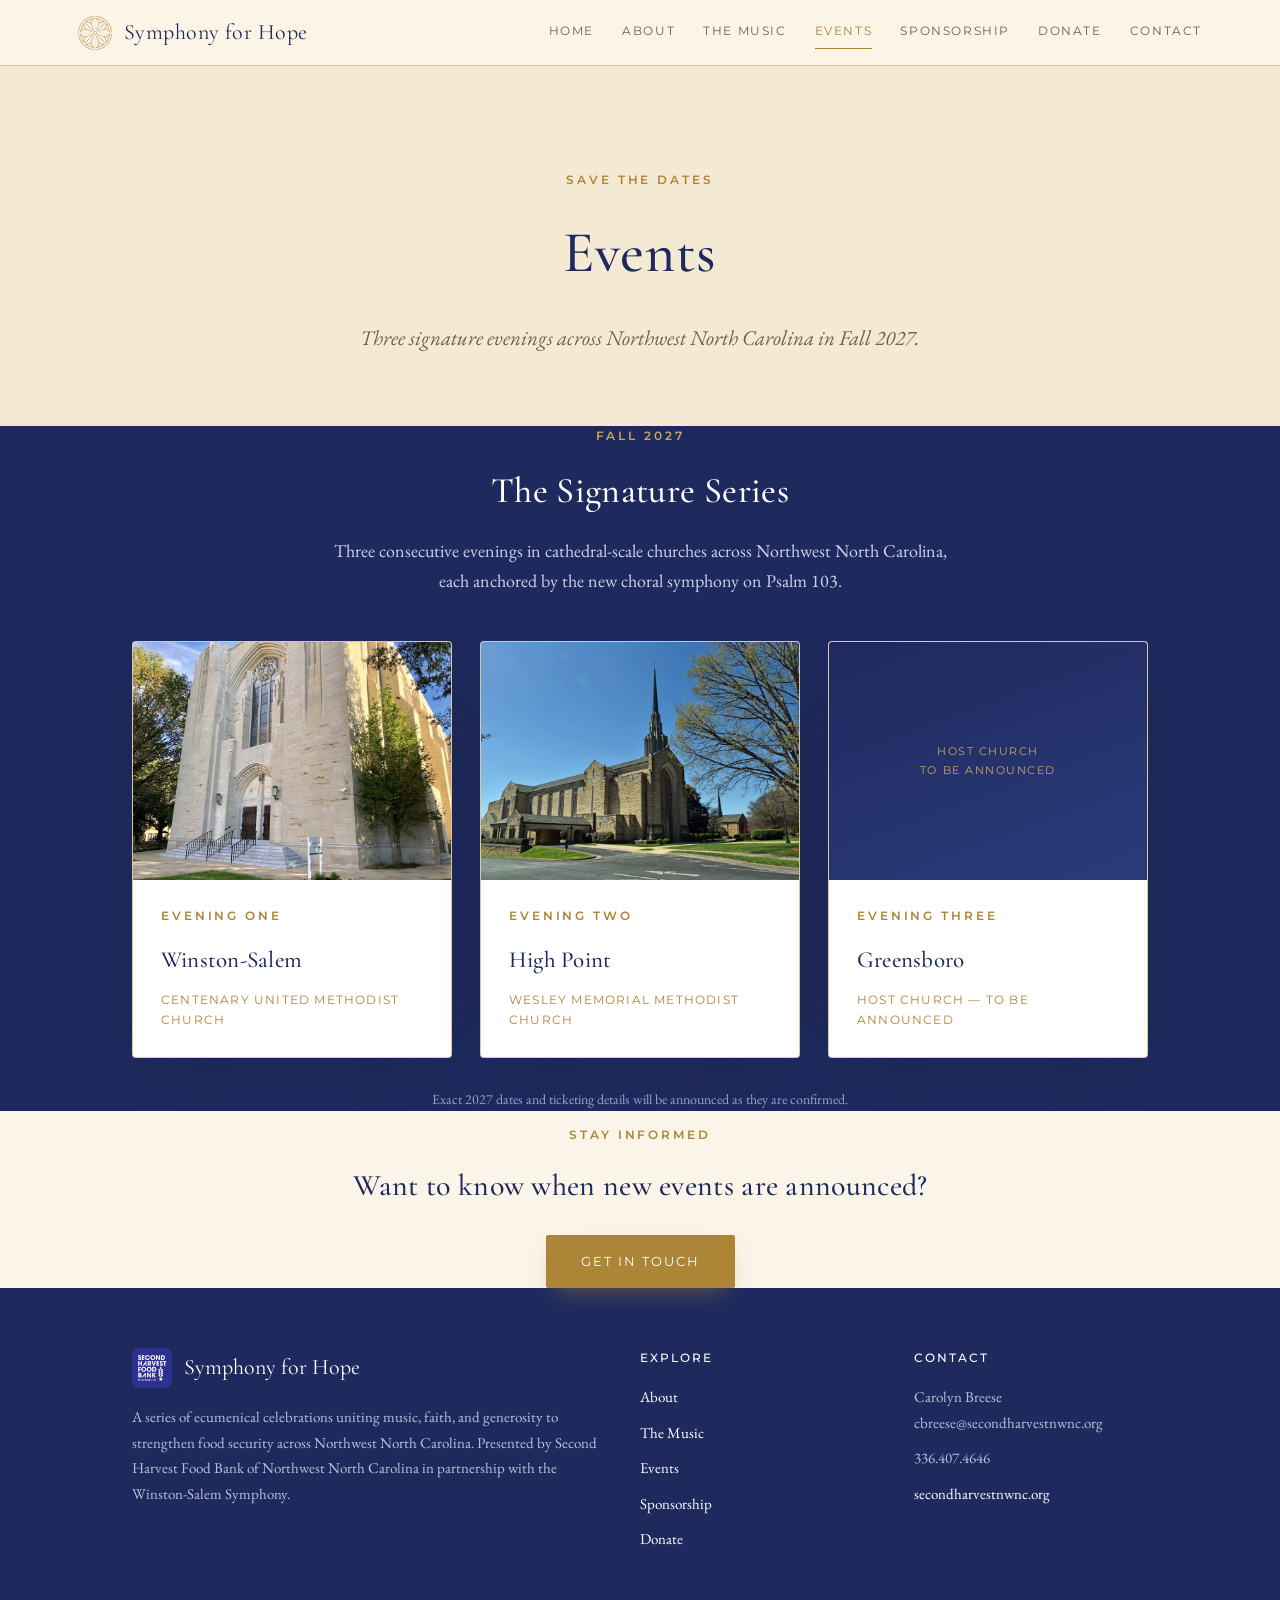
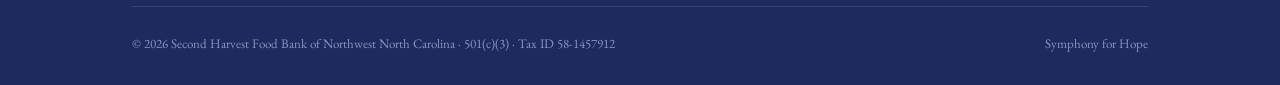
<file: events/index.html>
<!DOCTYPE html>
<html lang="en">
<head>
<meta charset="UTF-8">
<meta name="viewport" content="width=device-width, initial-scale=1.0">
<title>Events | Symphony for Hope</title>
<meta name="description" content="Three signature evenings in Winston-Salem, High Point, and Greensboro — Fall 2027.">
<link rel="icon" href="/assets/images/mandala-emblem.png">
<link rel="preconnect" href="https://fonts.googleapis.com">
<link rel="preconnect" href="https://fonts.gstatic.com" crossorigin>
<link href="https://fonts.googleapis.com/css2?family=Cormorant+Garamond:ital,wght@0,400;0,500;0,600;1,400;1,500&family=EB+Garamond:ital,wght@0,400;0,500;1,400&family=Montserrat:wght@400;500;600&display=swap" rel="stylesheet">
<link rel="stylesheet" href="/assets/style.css">
</head>
<body>
<svg width="0" height="0" style="position:absolute">
  <defs>
    <symbol id="corner-flourish" viewBox="0 0 100 100">
      <path d="M4,4 Q4,40 40,40" stroke="#AD8536" stroke-width="1.4" fill="none"/>
      <path d="M4,4 Q40,4 40,40" stroke="#AD8536" stroke-width="1.4" fill="none"/>
      <circle cx="4" cy="4" r="3" fill="#AD8536"/>
      <circle cx="16" cy="4" r="1.6" fill="#AD8536"/>
      <circle cx="4" cy="16" r="1.6" fill="#AD8536"/>
    </symbol>
    <symbol id="petal" viewBox="0 0 200 200">
      <path d="M100,100 C122,74 122,26 100,6 C78,26 78,74 100,100 Z" fill="none" stroke="currentColor" stroke-width="4"/>
    </symbol>
  </defs>
</svg>
<header class="site-header">
  <div class="nav-inner">
    <a class="brand" href="/">
      <img src="/assets/images/mandala-emblem.png" alt="Symphony for Hope emblem">
      <span class="brand-text">Symphony for Hope</span>
    </a>
    <button class="nav-toggle" id="navToggle">☰</button>
    <nav class="primary-nav" id="primaryNav">
      <a href="/">Home</a>
      <a href="/about/">About</a>
      <a href="/the-music/">The Music</a>
      <a href="/events/" class="active">Events</a>
      <a href="/sponsorship/">Sponsorship</a>
      <a href="/donate/">Donate</a>
      <a href="/contact/">Contact</a>
    </nav>
  </div>
</header>
<main>

  <section class="page-hero">
    <span class="eyebrow">Save the Dates</span>
    <h1>Events</h1>
    <p class="lede">Three signature evenings across Northwest North Carolina in Fall 2027.</p>
  </section>

  <section class="on-navy">
    <div class="container">
      <div class="center" style="margin-bottom:44px;"><span class="eyebrow on-navy">Fall 2027</span><h2 style="font-size:36px;">The Signature Series</h2>
      <p style="color:#cdd3ea;max-width:640px;margin:14px auto 0;">Three consecutive evenings in cathedral-scale churches across Northwest North Carolina, each anchored by the new choral symphony on Psalm 103.</p></div>
      <div class="grid grid-3">
        <div class="city-card">
          <img class="card-photo" src="/assets/images/centenary-church.jpg" alt="Centenary United Methodist Church, Winston-Salem">
          <div class="card-body">
            <span class="eyebrow">Evening One</span>
            <h3 style="color:var(--navy);">Winston-Salem</h3>
            <div class="church">Centenary United Methodist Church</div>
          </div>
        </div>
        <div class="city-card">
          <img class="card-photo" src="/assets/images/wesley-church.jpg" alt="Wesley Memorial Methodist Church, High Point">
          <div class="card-body">
            <span class="eyebrow">Evening Two</span>
            <h3 style="color:var(--navy);">High Point</h3>
            <div class="church">Wesley Memorial Methodist Church</div>
          </div>
        </div>
        <div class="city-card">
          <div class="card-placeholder">Host Church<br>To Be Announced</div>
          <div class="card-body">
            <span class="eyebrow">Evening Three</span>
            <h3 style="color:var(--navy);">Greensboro</h3>
            <div class="church">Host Church — To Be Announced</div>
          </div>
        </div>
      </div>
      <p class="center" style="color:#9aa2c8;font-size:14px;margin-top:30px;">Exact 2027 dates and ticketing details will be announced as they are confirmed.</p>
    </div>
  </section>

  <section>
    <div class="container narrow center">
      <span class="eyebrow">Stay Informed</span>
      <h2 style="font-size:30px;color:var(--navy);">Want to know when new events are announced?</h2>
      <div class="btn-row" style="justify-content:center;margin-top:24px;">
        <a class="btn btn-gold" href="/contact/">Get in Touch</a>
      </div>
    </div>
  </section>
</main>
<footer>
  <div class="container">
    <div class="foot-grid">
      <div>
        <div class="foot-logo">
          <img src="/assets/images/sh-logo.png" alt="Second Harvest Food Bank of Northwest NC">
          <span style="font-family:'Cormorant Garamond',serif;font-size:22px;color:#fff;">Symphony for Hope</span>
        </div>
        <p>A series of ecumenical celebrations uniting music, faith, and generosity to strengthen food security across Northwest North Carolina. Presented by Second Harvest Food Bank of Northwest North Carolina in partnership with the Winston-Salem Symphony.</p>
      </div>
      <div>
        <h4>Explore</h4>
        <ul>
          <li><a href="/about/">About</a></li>
          <li><a href="/the-music/">The Music</a></li>
          <li><a href="/events/">Events</a></li>
          <li><a href="/sponsorship/">Sponsorship</a></li>
          <li><a href="/donate/">Donate</a></li>
        </ul>
      </div>
      <div>
        <h4>Contact</h4>
        <ul>
          <li>Carolyn Breese<br>cbreese@secondharvestnwnc.org</li>
          <li>336.407.4646</li>
          <li><a href="https://www.secondharvestnwnc.org/" target="_blank" rel="noopener">secondharvestnwnc.org</a></li>
        </ul>
      </div>
    </div>
    <div class="foot-bottom">
      <span>© 2026 Second Harvest Food Bank of Northwest North Carolina · 501(c)(3) · Tax ID 58-1457912</span>
      <span>Symphony for Hope</span>
    </div>
  </div>
</footer>
<script>
  var navToggle = document.getElementById('navToggle');
  var primaryNav = document.getElementById('primaryNav');
  if (navToggle && primaryNav) {
    navToggle.addEventListener('click', function() {
      primaryNav.classList.toggle('open');
    });
  }
</script>
</body>
</html>
</file>
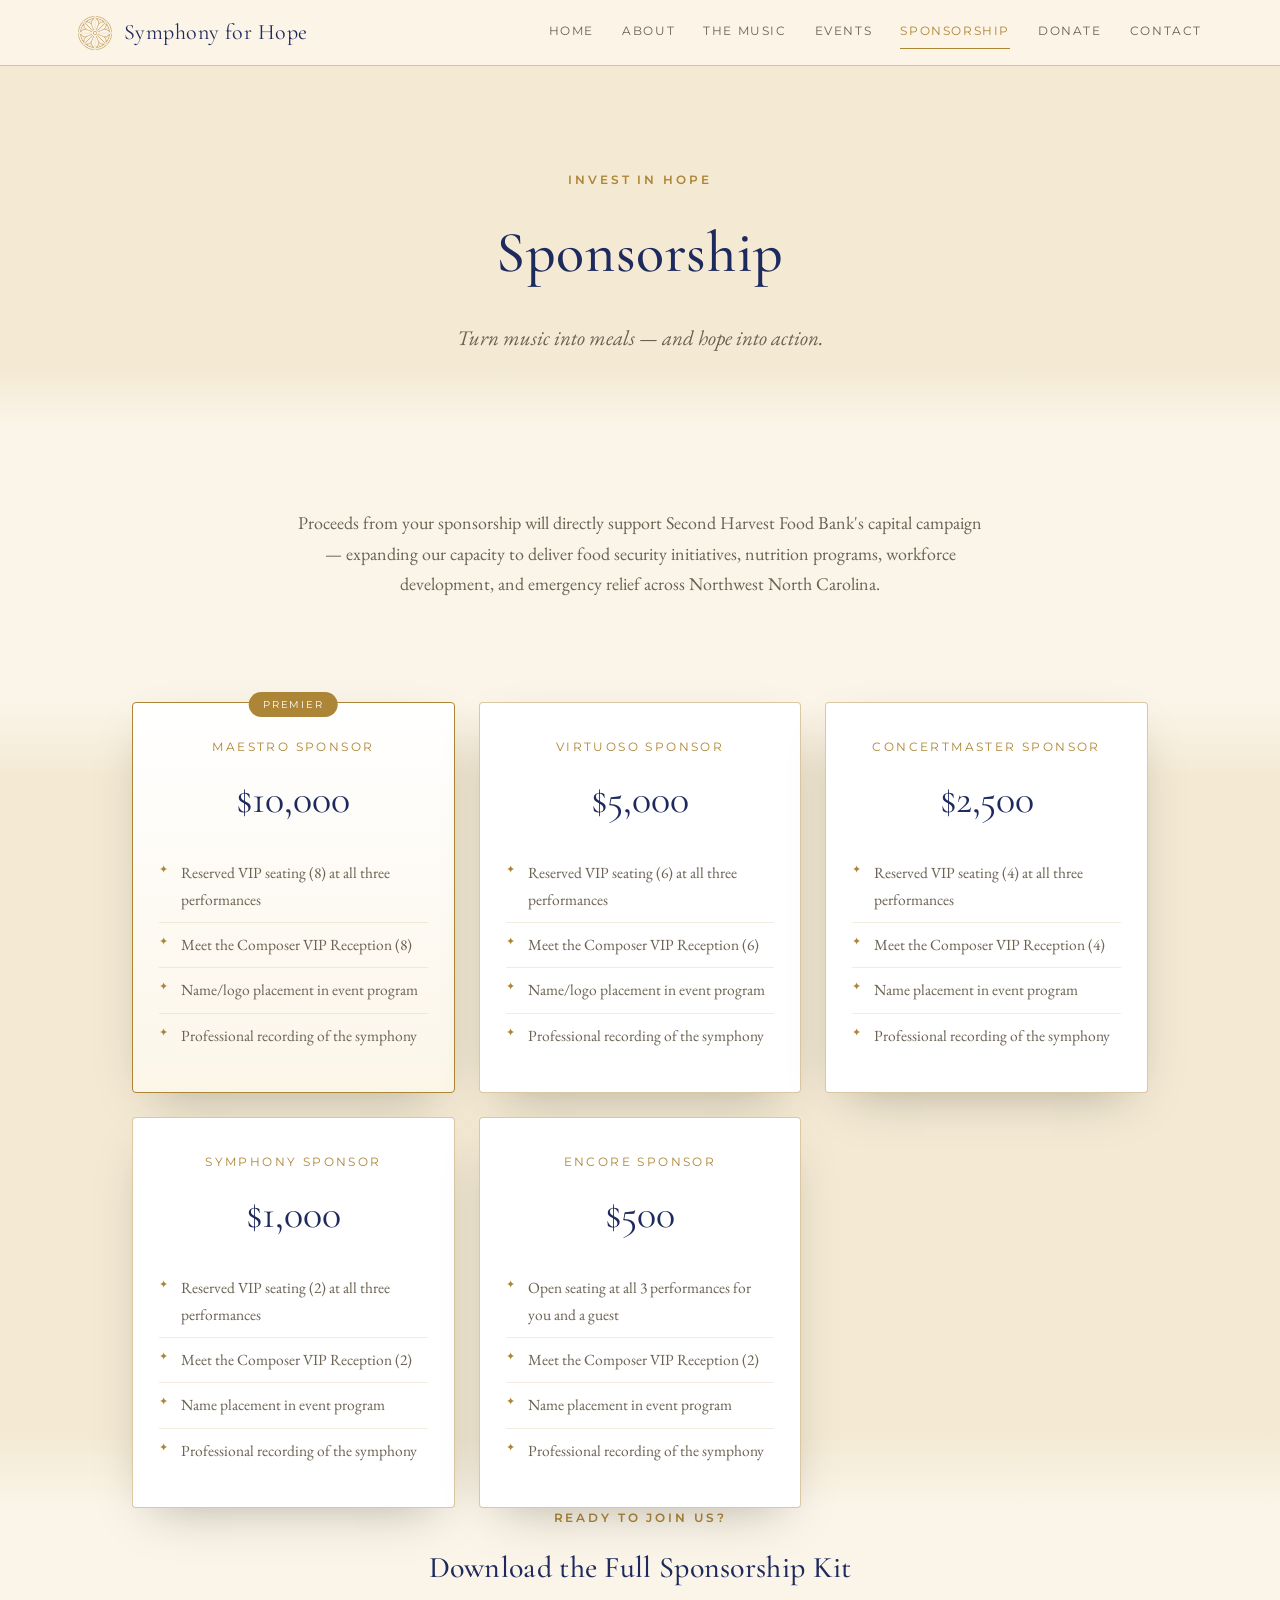
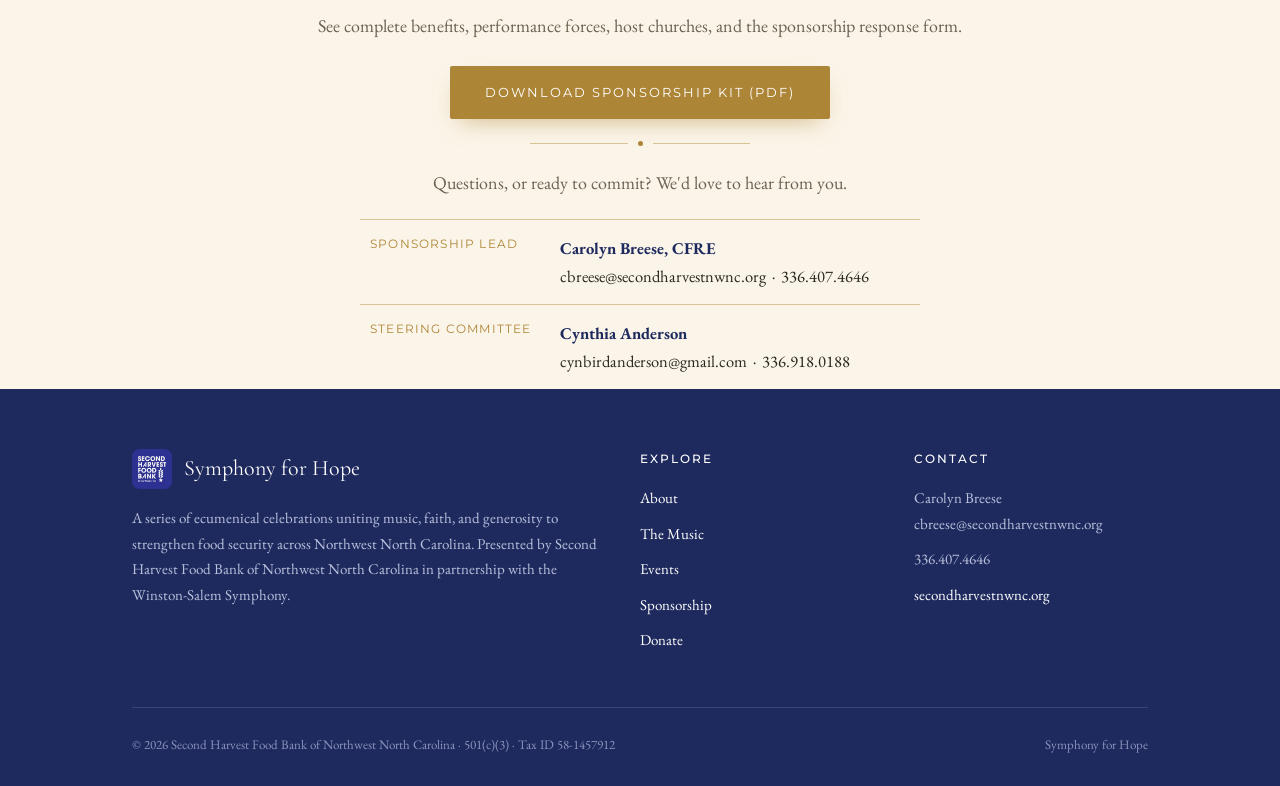
<file: sponsorship/index.html>
<!DOCTYPE html>
<html lang="en">
<head>
<meta charset="UTF-8">
<meta name="viewport" content="width=device-width, initial-scale=1.0">
<title>Sponsorship | Symphony for Hope</title>
<meta name="description" content="Sponsorship levels for Symphony for Hope, from Encore to Maestro — turn music into meals.">
<link rel="icon" href="/assets/images/mandala-emblem.png">
<link rel="preconnect" href="https://fonts.googleapis.com">
<link rel="preconnect" href="https://fonts.gstatic.com" crossorigin>
<link href="https://fonts.googleapis.com/css2?family=Cormorant+Garamond:ital,wght@0,400;0,500;0,600;1,400;1,500&family=EB+Garamond:ital,wght@0,400;0,500;1,400&family=Montserrat:wght@400;500;600&display=swap" rel="stylesheet">
<link rel="stylesheet" href="/assets/style.css">
</head>
<body>
<svg width="0" height="0" style="position:absolute">
  <defs>
    <symbol id="corner-flourish" viewBox="0 0 100 100">
      <path d="M4,4 Q4,40 40,40" stroke="#AD8536" stroke-width="1.4" fill="none"/>
      <path d="M4,4 Q40,4 40,40" stroke="#AD8536" stroke-width="1.4" fill="none"/>
      <circle cx="4" cy="4" r="3" fill="#AD8536"/>
      <circle cx="16" cy="4" r="1.6" fill="#AD8536"/>
      <circle cx="4" cy="16" r="1.6" fill="#AD8536"/>
    </symbol>
    <symbol id="petal" viewBox="0 0 200 200">
      <path d="M100,100 C122,74 122,26 100,6 C78,26 78,74 100,100 Z" fill="none" stroke="currentColor" stroke-width="4"/>
    </symbol>
  </defs>
</svg>
<header class="site-header">
  <div class="nav-inner">
    <a class="brand" href="/">
      <img src="/assets/images/mandala-emblem.png" alt="Symphony for Hope emblem">
      <span class="brand-text">Symphony for Hope</span>
    </a>
    <button class="nav-toggle" id="navToggle">☰</button>
    <nav class="primary-nav" id="primaryNav">
      <a href="/">Home</a>
      <a href="/about/">About</a>
      <a href="/the-music/">The Music</a>
      <a href="/events/">Events</a>
      <a href="/sponsorship/" class="active">Sponsorship</a>
      <a href="/donate/">Donate</a>
      <a href="/contact/">Contact</a>
    </nav>
  </div>
</header>
<main>

  <section class="page-hero fade-bottom">
    <span class="eyebrow">Invest in Hope</span>
    <h1>Sponsorship</h1>
    <p class="lede">Turn music into meals — and hope into action.</p>
  </section>

  <section class="tight">
    <div class="container narrow center">
      <p style="font-size:18px;color:var(--ink-soft);">Proceeds from your sponsorship will directly support Second Harvest Food Bank's capital campaign — expanding our capacity to deliver food security initiatives, nutrition programs, workforce development, and emergency relief across Northwest North Carolina.</p>
    </div>
  </section>

  <section class="on-ivory-deep bordered fade-edges">
    <div class="container">
      <div class="levels">
        <div class="level-card featured">
          <div class="level-name">Maestro Sponsor</div>
          <div class="level-amount">$10,000</div>
          <ul>
            <li>Reserved VIP seating (8) at all three performances</li>
            <li>Meet the Composer VIP Reception (8)</li>
            <li>Name/logo placement in event program</li>
            <li>Professional recording of the symphony</li>
          </ul>
        </div>
        <div class="level-card">
          <div class="level-name">Virtuoso Sponsor</div>
          <div class="level-amount">$5,000</div>
          <ul>
            <li>Reserved VIP seating (6) at all three performances</li>
            <li>Meet the Composer VIP Reception (6)</li>
            <li>Name/logo placement in event program</li>
            <li>Professional recording of the symphony</li>
          </ul>
        </div>
        <div class="level-card">
          <div class="level-name">Concertmaster Sponsor</div>
          <div class="level-amount">$2,500</div>
          <ul>
            <li>Reserved VIP seating (4) at all three performances</li>
            <li>Meet the Composer VIP Reception (4)</li>
            <li>Name placement in event program</li>
            <li>Professional recording of the symphony</li>
          </ul>
        </div>
        <div class="level-card">
          <div class="level-name">Symphony Sponsor</div>
          <div class="level-amount">$1,000</div>
          <ul>
            <li>Reserved VIP seating (2) at all three performances</li>
            <li>Meet the Composer VIP Reception (2)</li>
            <li>Name placement in event program</li>
            <li>Professional recording of the symphony</li>
          </ul>
        </div>
        <div class="level-card">
          <div class="level-name">Encore Sponsor</div>
          <div class="level-amount">$500</div>
          <ul>
            <li>Open seating at all 3 performances for you and a guest</li>
            <li>Meet the Composer VIP Reception (2)</li>
            <li>Name placement in event program</li>
            <li>Professional recording of the symphony</li>
          </ul>
        </div>
      </div>
    </div>
  </section>

  <section>
    <div class="container narrow center">
      <span class="eyebrow">Ready to Join Us?</span>
      <h2 style="font-size:30px;color:var(--navy);">Download the Full Sponsorship Kit</h2>
      <p style="color:var(--ink-soft);">See complete benefits, performance forces, host churches, and the sponsorship response form.</p>
      <div class="btn-row" style="justify-content:center;margin-top:24px;">
        <a class="btn btn-gold" href="https://shfbnwnc.workplace.datto.com/filelink/929f4-6c931e13-0d9f41bf1a-2" target="_blank" rel="noopener">Download Sponsorship Kit (PDF)</a>
      </div>
      <div class="rule"><span class="dot"></span></div>
      <p style="color:var(--ink-soft);">Questions, or ready to commit? We'd love to hear from you.</p>
      <table class="people-table" style="max-width:560px;margin:20px auto 0;text-align:left;">
        <tr><td class="role">Sponsorship Lead</td><td><strong style="color:var(--navy);">Carolyn Breese, CFRE</strong><br>cbreese@secondharvestnwnc.org &nbsp;·&nbsp; 336.407.4646</td></tr>
        <tr><td class="role">Steering Committee</td><td><strong style="color:var(--navy);">Cynthia Anderson</strong><br>cynbirdanderson@gmail.com &nbsp;·&nbsp; 336.918.0188</td></tr>
      </table>
    </div>
  </section>
</main>
<footer>
  <div class="container">
    <div class="foot-grid">
      <div>
        <div class="foot-logo">
          <img src="/assets/images/sh-logo.png" alt="Second Harvest Food Bank of Northwest NC">
          <span style="font-family:'Cormorant Garamond',serif;font-size:22px;color:#fff;">Symphony for Hope</span>
        </div>
        <p>A series of ecumenical celebrations uniting music, faith, and generosity to strengthen food security across Northwest North Carolina. Presented by Second Harvest Food Bank of Northwest North Carolina in partnership with the Winston-Salem Symphony.</p>
      </div>
      <div>
        <h4>Explore</h4>
        <ul>
          <li><a href="/about/">About</a></li>
          <li><a href="/the-music/">The Music</a></li>
          <li><a href="/events/">Events</a></li>
          <li><a href="/sponsorship/">Sponsorship</a></li>
          <li><a href="/donate/">Donate</a></li>
        </ul>
      </div>
      <div>
        <h4>Contact</h4>
        <ul>
          <li>Carolyn Breese<br>cbreese@secondharvestnwnc.org</li>
          <li>336.407.4646</li>
          <li><a href="https://www.secondharvestnwnc.org/" target="_blank" rel="noopener">secondharvestnwnc.org</a></li>
        </ul>
      </div>
    </div>
    <div class="foot-bottom">
      <span>© 2026 Second Harvest Food Bank of Northwest North Carolina · 501(c)(3) · Tax ID 58-1457912</span>
      <span>Symphony for Hope</span>
    </div>
  </div>
</footer>
<script>
  var navToggle = document.getElementById('navToggle');
  var primaryNav = document.getElementById('primaryNav');
  if (navToggle && primaryNav) {
    navToggle.addEventListener('click', function() {
      primaryNav.classList.toggle('open');
    });
  }
</script>
</body>
</html>
</file>
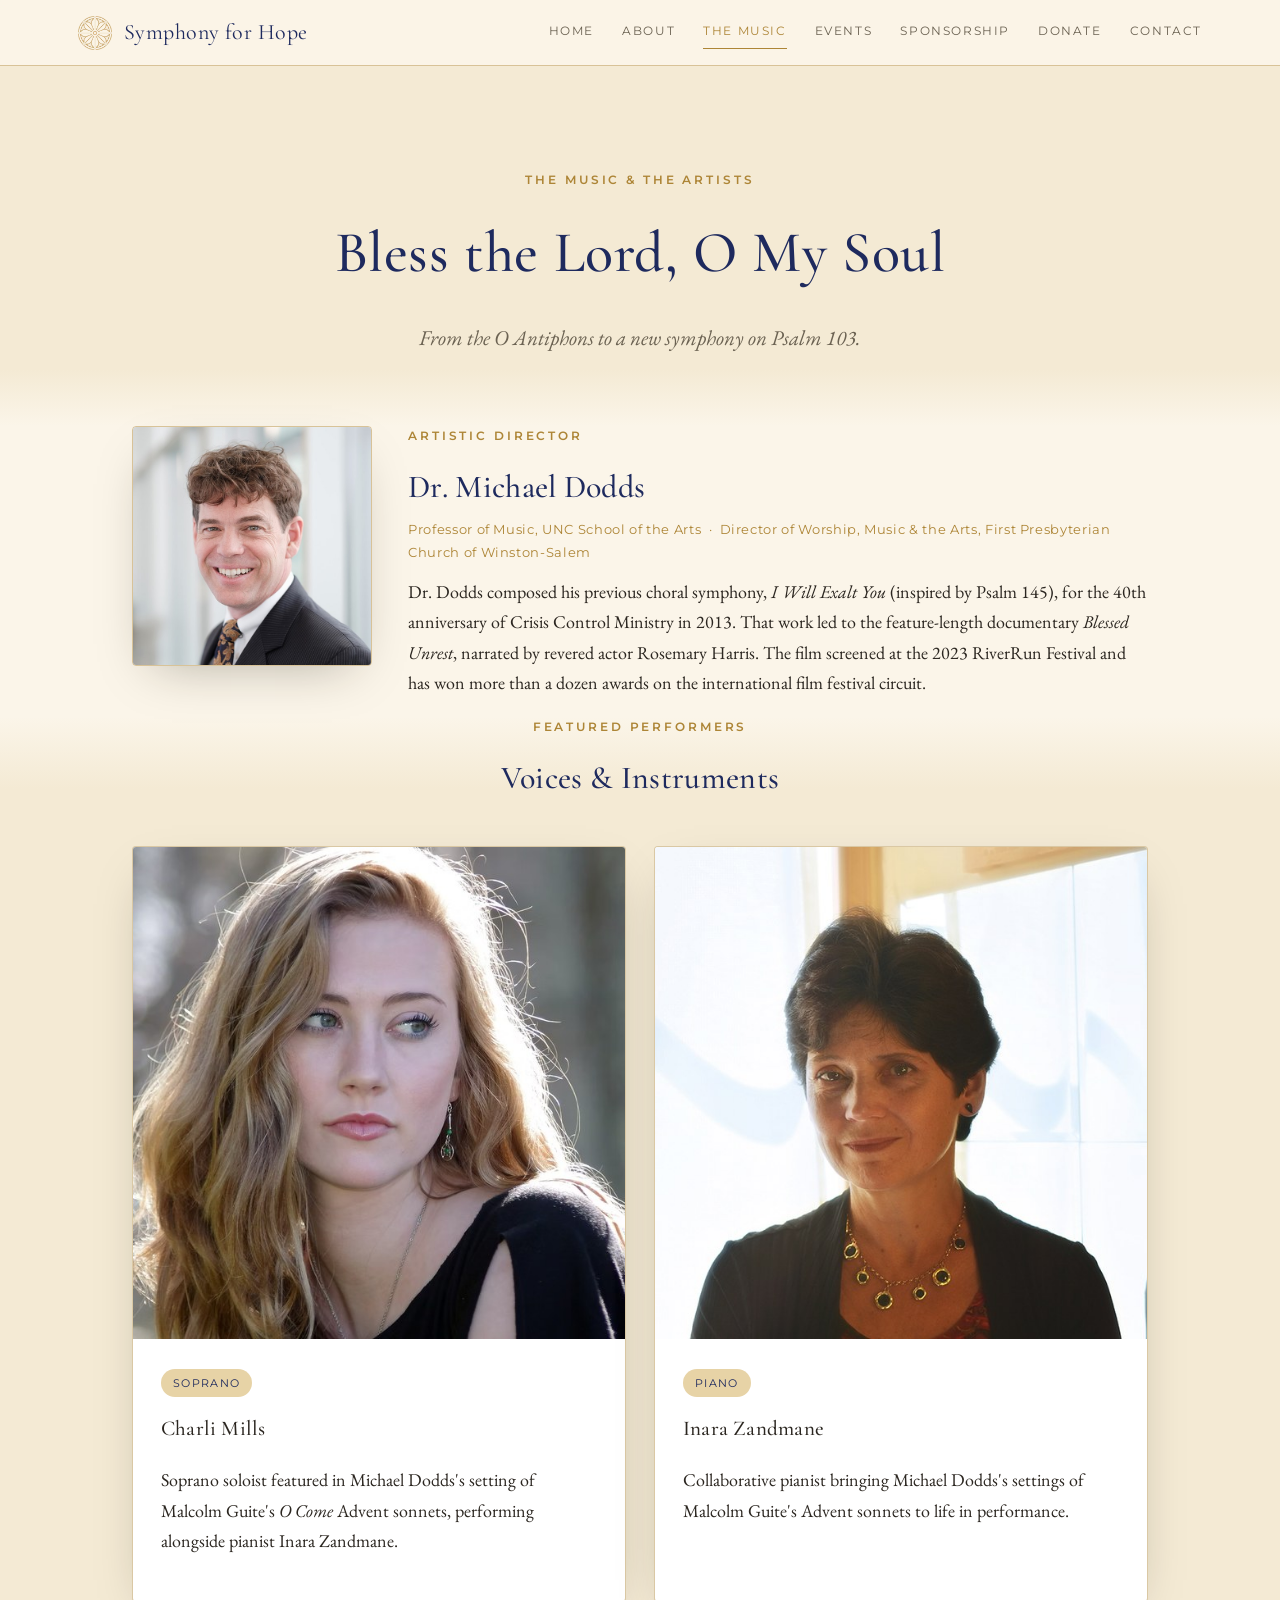
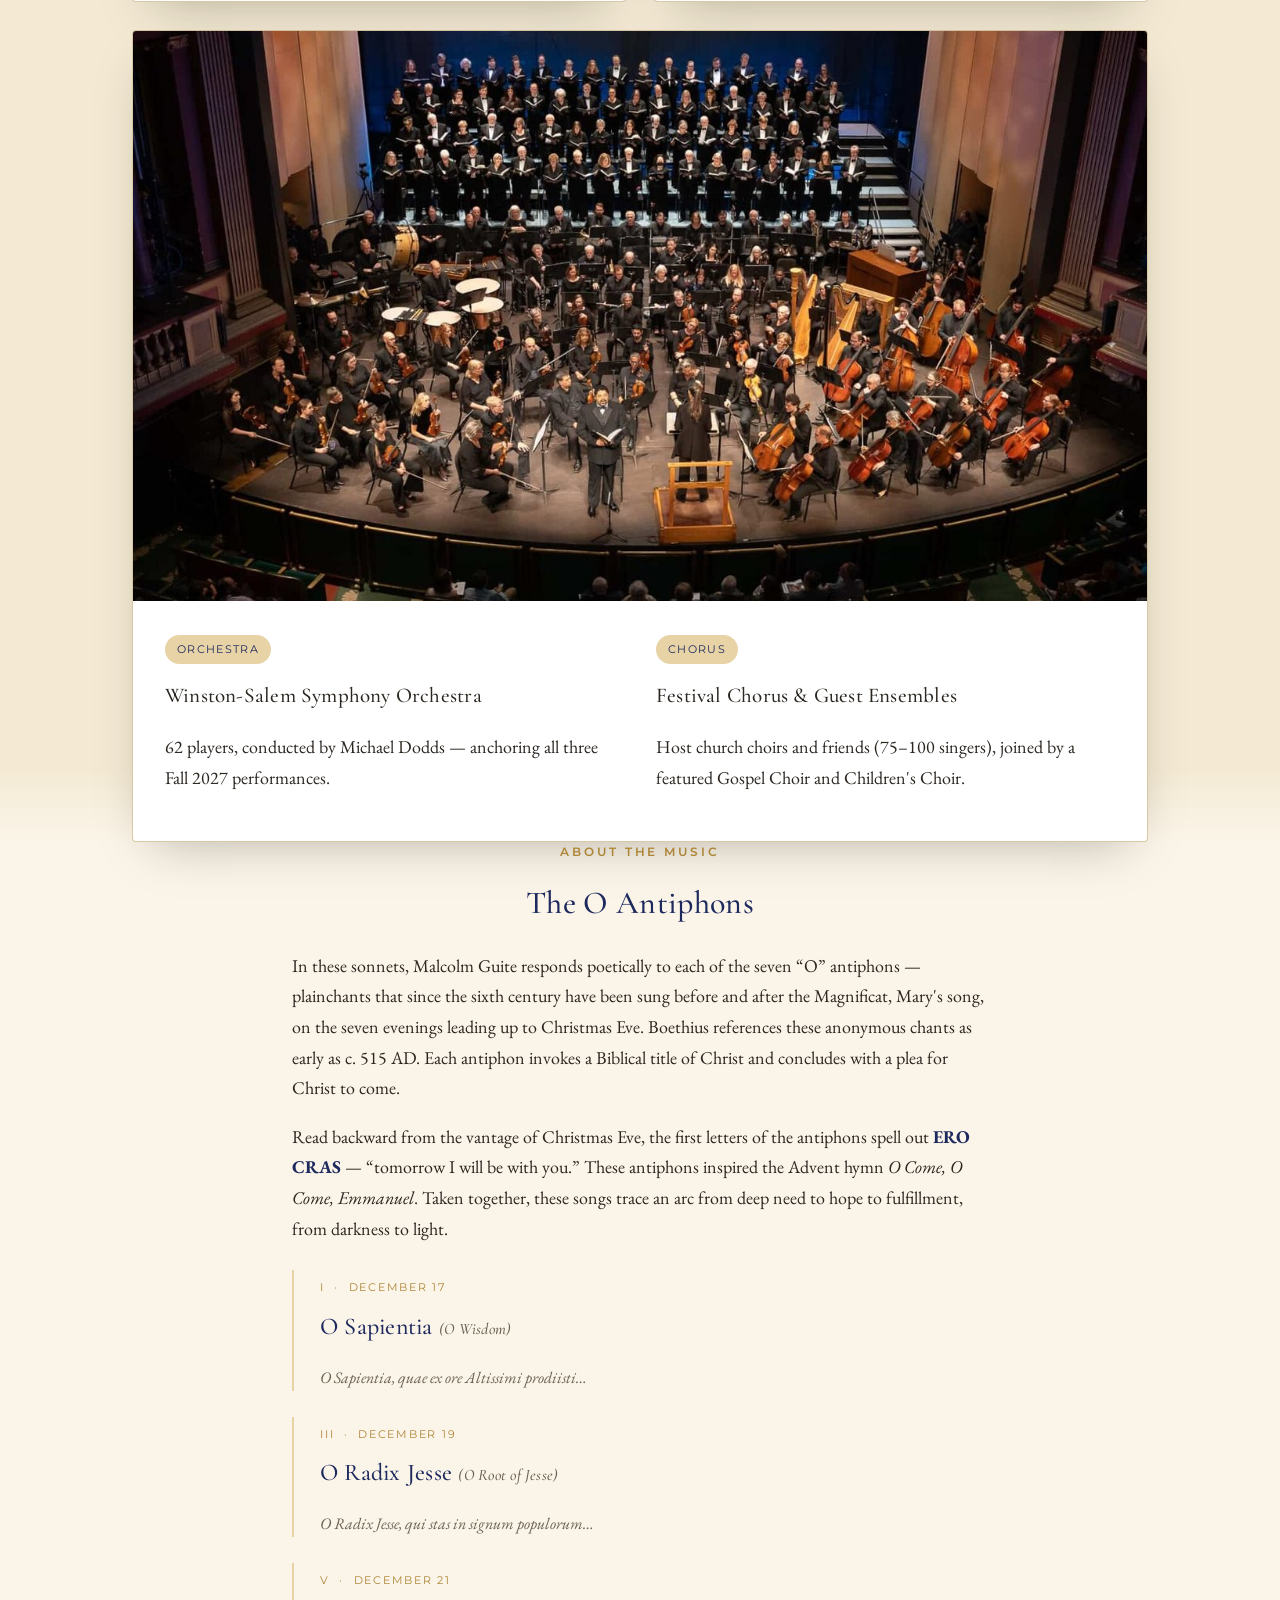
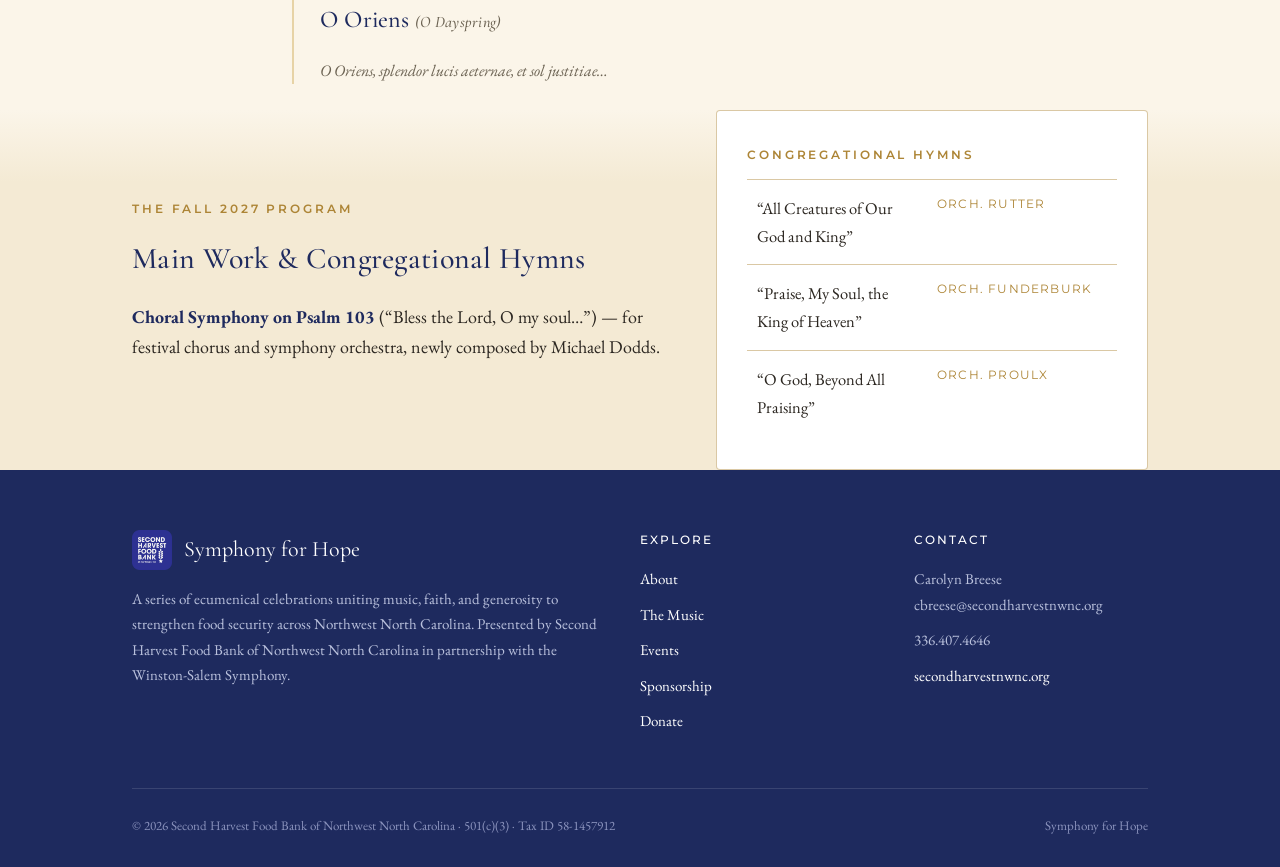
<file: the-music/index.html>
<!DOCTYPE html>
<html lang="en">
<head>
<meta charset="UTF-8">
<meta name="viewport" content="width=device-width, initial-scale=1.0">
<title>The Music & Artists | Symphony for Hope</title>
<meta name="description" content="Meet composer Michael Dodds and the artists behind Symphony for Hope's new choral symphony on Psalm 103.">
<link rel="icon" href="/assets/images/mandala-emblem.png">
<link rel="preconnect" href="https://fonts.googleapis.com">
<link rel="preconnect" href="https://fonts.gstatic.com" crossorigin>
<link href="https://fonts.googleapis.com/css2?family=Cormorant+Garamond:ital,wght@0,400;0,500;0,600;1,400;1,500&family=EB+Garamond:ital,wght@0,400;0,500;1,400&family=Montserrat:wght@400;500;600&display=swap" rel="stylesheet">
<link rel="stylesheet" href="/assets/style.css">
</head>
<body>
<svg width="0" height="0" style="position:absolute">
  <defs>
    <symbol id="corner-flourish" viewBox="0 0 100 100">
      <path d="M4,4 Q4,40 40,40" stroke="#AD8536" stroke-width="1.4" fill="none"/>
      <path d="M4,4 Q40,4 40,40" stroke="#AD8536" stroke-width="1.4" fill="none"/>
      <circle cx="4" cy="4" r="3" fill="#AD8536"/>
      <circle cx="16" cy="4" r="1.6" fill="#AD8536"/>
      <circle cx="4" cy="16" r="1.6" fill="#AD8536"/>
    </symbol>
    <symbol id="petal" viewBox="0 0 200 200">
      <path d="M100,100 C122,74 122,26 100,6 C78,26 78,74 100,100 Z" fill="none" stroke="currentColor" stroke-width="4"/>
    </symbol>
  </defs>
</svg>
<header class="site-header">
  <div class="nav-inner">
    <a class="brand" href="/">
      <img src="/assets/images/mandala-emblem.png" alt="Symphony for Hope emblem">
      <span class="brand-text">Symphony for Hope</span>
    </a>
    <button class="nav-toggle" id="navToggle">☰</button>
    <nav class="primary-nav" id="primaryNav">
      <a href="/">Home</a>
      <a href="/about/">About</a>
      <a href="/the-music/" class="active">The Music</a>
      <a href="/events/">Events</a>
      <a href="/sponsorship/">Sponsorship</a>
      <a href="/donate/">Donate</a>
      <a href="/contact/">Contact</a>
    </nav>
  </div>
</header>
<main>

  <section class="page-hero fade-bottom">
    <span class="eyebrow">The Music &amp; The Artists</span>
    <h1>Bless the Lord, O My Soul</h1>
    <p class="lede">From the O Antiphons to a new symphony on Psalm 103.</p>
  </section>

  <section>
    <div class="container">
      <div class="bio-row">
        <div class="bio-photo"><img src="/assets/images/michael-dodds.jpg" alt="Dr. Michael Dodds, composer and conductor"></div>
        <div>
          <span class="eyebrow">Artistic Director</span>
          <h2 style="font-size:32px;color:var(--navy);">Dr. Michael Dodds</h2>
          <p style="color:var(--gold);font-family:'Montserrat',sans-serif;font-size:13px;letter-spacing:.05em;margin-top:-6px;">Professor of Music, UNC School of the Arts &nbsp;·&nbsp; Director of Worship, Music &amp; the Arts, First Presbyterian Church of Winston-Salem</p>
          <p style="margin-top:14px;">Dr. Dodds composed his previous choral symphony, <em>I Will Exalt You</em> (inspired by Psalm 145), for the 40th anniversary of Crisis Control Ministry in 2013. That work led to the feature-length documentary <em>Blessed Unrest</em>, narrated by revered actor Rosemary Harris. The film screened at the 2023 RiverRun Festival and has won more than a dozen awards on the international film festival circuit.</p>
        </div>
      </div>
    </div>
  </section>

  <section class="on-ivory-deep bordered fade-edges">
    <div class="container">
      <div class="center" style="margin-bottom:40px;"><span class="eyebrow">Featured Performers</span><h2 style="font-size:32px;color:var(--navy);">Voices &amp; Instruments</h2></div>
      <div class="grid grid-2">
        <div class="person-card">
          <img class="card-photo" src="/assets/images/charli-mills.jpg" alt="Charli Mills, soprano">
          <div class="card-body">
            <span class="tag-pill">Soprano</span>
            <h3 style="margin-top:14px;">Charli Mills</h3>
            <p>Soprano soloist featured in Michael Dodds's setting of Malcolm Guite's <em>O Come</em> Advent sonnets, performing alongside pianist Inara Zandmane.</p>
          </div>
        </div>
        <div class="person-card">
          <img class="card-photo" src="/assets/images/inara-zandmane.jpg" alt="Inara Zandmane, piano">
          <div class="card-body">
            <span class="tag-pill">Piano</span>
            <h3 style="margin-top:14px;">Inara Zandmane</h3>
            <p>Collaborative pianist bringing Michael Dodds's settings of Malcolm Guite's Advent sonnets to life in performance.</p>
          </div>
        </div>
      </div>
      <div class="ensemble-card" style="margin-top:28px;">
        <img class="card-photo" src="/assets/images/orchestra-chorus.jpg" alt="The Winston-Salem Symphony Orchestra and Festival Chorus in performance">
        <div class="card-body">
          <div class="grid grid-2">
            <div>
              <span class="tag-pill">Orchestra</span>
              <h3 style="margin-top:14px;">Winston-Salem Symphony Orchestra</h3>
              <p>62 players, conducted by Michael Dodds — anchoring all three Fall 2027 performances.</p>
            </div>
            <div>
              <span class="tag-pill">Chorus</span>
              <h3 style="margin-top:14px;">Festival Chorus &amp; Guest Ensembles</h3>
              <p>Host church choirs and friends (75–100 singers), joined by a featured Gospel Choir and Children's Choir.</p>
            </div>
          </div>
        </div>
      </div>
    </div>
  </section>

  <section>
    <div class="container narrow">
      <div class="center" style="margin-bottom:20px;"><span class="eyebrow">About the Music</span><h2 style="font-size:32px;color:var(--navy);">The O Antiphons</h2></div>
      <p>In these sonnets, Malcolm Guite responds poetically to each of the seven &ldquo;O&rdquo; antiphons — plainchants that since the sixth century have been sung before and after the Magnificat, Mary's song, on the seven evenings leading up to Christmas Eve. Boethius references these anonymous chants as early as c. 515 AD. Each antiphon invokes a Biblical title of Christ and concludes with a plea for Christ to come.</p>
      <p>Read backward from the vantage of Christmas Eve, the first letters of the antiphons spell out <strong style="color:var(--navy);">ERO CRAS</strong> — &ldquo;tomorrow I will be with you.&rdquo; These antiphons inspired the Advent hymn <em>O Come, O Come, Emmanuel</em>. Taken together, these songs trace an arc from deep need to hope to fulfillment, from darkness to light.</p>

      <div class="antiphon">
        <span class="tag">I &nbsp;·&nbsp; December 17</span>
        <h4>O Sapientia <span style="font-size:16px;font-style:italic;color:var(--ink-soft);">(O Wisdom)</span></h4>
        <p class="latin">O Sapientia, quae ex ore Altissimi prodiisti…</p>
      </div>
      <div class="antiphon">
        <span class="tag">III &nbsp;·&nbsp; December 19</span>
        <h4>O Radix Jesse <span style="font-size:16px;font-style:italic;color:var(--ink-soft);">(O Root of Jesse)</span></h4>
        <p class="latin">O Radix Jesse, qui stas in signum populorum…</p>
      </div>
      <div class="antiphon">
        <span class="tag">V &nbsp;·&nbsp; December 21</span>
        <h4>O Oriens <span style="font-size:16px;font-style:italic;color:var(--ink-soft);">(O Dayspring)</span></h4>
        <p class="latin">O Oriens, splendor lucis aeternae, et sol justitiae…</p>
      </div>
    </div>
  </section>

  <section class="on-ivory-deep bordered fade-top">
    <div class="container two-col">
      <div>
        <span class="eyebrow">The Fall 2027 Program</span>
        <h2 style="font-size:30px;color:var(--navy);">Main Work &amp; Congregational Hymns</h2>
        <p><strong style="color:var(--navy);">Choral Symphony on Psalm 103</strong> (&ldquo;Bless the Lord, O my soul…&rdquo;) — for festival chorus and symphony orchestra, newly composed by Michael Dodds.</p>
      </div>
      <div class="card" style="box-shadow:none;">
        <span class="eyebrow" style="margin-bottom:14px;">Congregational Hymns</span>
        <table class="people-table">
          <tr><td>&ldquo;All Creatures of Our God and King&rdquo;</td><td class="role">orch. Rutter</td></tr>
          <tr><td>&ldquo;Praise, My Soul, the King of Heaven&rdquo;</td><td class="role">orch. Funderburk</td></tr>
          <tr><td>&ldquo;O God, Beyond All Praising&rdquo;</td><td class="role">orch. Proulx</td></tr>
        </table>
      </div>
    </div>
  </section>
</main>
<footer>
  <div class="container">
    <div class="foot-grid">
      <div>
        <div class="foot-logo">
          <img src="/assets/images/sh-logo.png" alt="Second Harvest Food Bank of Northwest NC">
          <span style="font-family:'Cormorant Garamond',serif;font-size:22px;color:#fff;">Symphony for Hope</span>
        </div>
        <p>A series of ecumenical celebrations uniting music, faith, and generosity to strengthen food security across Northwest North Carolina. Presented by Second Harvest Food Bank of Northwest North Carolina in partnership with the Winston-Salem Symphony.</p>
      </div>
      <div>
        <h4>Explore</h4>
        <ul>
          <li><a href="/about/">About</a></li>
          <li><a href="/the-music/">The Music</a></li>
          <li><a href="/events/">Events</a></li>
          <li><a href="/sponsorship/">Sponsorship</a></li>
          <li><a href="/donate/">Donate</a></li>
        </ul>
      </div>
      <div>
        <h4>Contact</h4>
        <ul>
          <li>Carolyn Breese<br>cbreese@secondharvestnwnc.org</li>
          <li>336.407.4646</li>
          <li><a href="https://www.secondharvestnwnc.org/" target="_blank" rel="noopener">secondharvestnwnc.org</a></li>
        </ul>
      </div>
    </div>
    <div class="foot-bottom">
      <span>© 2026 Second Harvest Food Bank of Northwest North Carolina · 501(c)(3) · Tax ID 58-1457912</span>
      <span>Symphony for Hope</span>
    </div>
  </div>
</footer>
<script>
  var navToggle = document.getElementById('navToggle');
  var primaryNav = document.getElementById('primaryNav');
  if (navToggle && primaryNav) {
    navToggle.addEventListener('click', function() {
      primaryNav.classList.toggle('open');
    });
  }
</script>
</body>
</html>
</file>
<file: assets/style.css>
body{margin:0;}

  :root{
    --ivory:#FBF5E9;
    --ivory-deep:#F4EAD4;
    --card:#FFFFFF;
    --gold:#AD8536;
    --gold-light:#C9A55C;
    --gold-pale:#E7D3A6;
    --navy:#1E2A5E;
    --navy-deep:#141c42;
    --ink:#2B2620;
    --ink-soft:#6b6252;
    --rule: rgba(173,133,54,0.45);
    --shadow: 0 18px 50px -22px rgba(30,26,15,0.35);
  }
  *{box-sizing:border-box;}
  html{scroll-behavior:smooth;}
  body{
    margin:0;
    background:var(--ivory);
    color:var(--ink);
    font-family:'EB Garamond', 'Cormorant Garamond', serif;
    font-size:18px;
    line-height:1.7;
    -webkit-font-smoothing:antialiased;
  }
  h1,h2,h3,h4{
    font-family:'Cormorant Garamond', serif;
    font-weight:500;
    margin:0 0 .3em 0;
    color:var(--ink);
    letter-spacing:.01em;
  }
  a{color:inherit;}
  img{max-width:100%;display:block;}
  .eyebrow{
    font-family:'Montserrat', sans-serif;
    font-size:12px;
    letter-spacing:.24em;
    text-transform:uppercase;
    color:var(--gold);
    font-weight:600;
    margin-bottom:14px;
    display:block;
  }
  .eyebrow.on-navy{color:var(--gold-light);}
  .rule{
    display:flex;align-items:center;justify-content:center;gap:10px;
    margin:22px auto;width:220px;
  }
  .rule::before,.rule::after{content:'';flex:1;height:1px;background:var(--rule);}
  .rule .dot{width:5px;height:5px;border-radius:50%;background:var(--gold);}
  .container{max-width:1080px;margin:0 auto;padding:0 32px;}
  .container.narrow{max-width:760px;}

  /* ---------- Ornamental corners ---------- */
  .ornament{position:absolute;width:46px;height:46px;pointer-events:none;opacity:.85;}
  .ornament svg{width:100%;height:100%;}
  .ornament.tl{top:14px;left:14px;}
  .ornament.tr{top:14px;right:14px;transform:scaleX(-1);}
  .ornament.bl{bottom:14px;left:14px;transform:scaleY(-1);}
  .ornament.br{bottom:14px;right:14px;transform:scale(-1,-1);}

  /* ---------- Nav ---------- */
  header.site-header{
    position:fixed;top:0;left:0;right:0;z-index:1000;
    background:rgba(251,245,233,0.92);
    backdrop-filter:blur(6px);
    border-bottom:1px solid var(--rule);
  }
  .nav-inner{
    max-width:1180px;margin:0 auto;padding:14px 28px;
    display:flex;align-items:center;justify-content:space-between;
  }
  .brand{display:flex;align-items:center;gap:12px;cursor:pointer;text-decoration:none;}
  .brand img{width:34px;height:34px;}
  .brand-text{font-family:'Cormorant Garamond',serif;font-size:22px;color:var(--navy);letter-spacing:.02em;}
  nav.primary-nav{display:flex;gap:28px;}
  nav.primary-nav a{
    font-family:'Montserrat',sans-serif;font-size:11.5px;letter-spacing:.14em;text-transform:uppercase;
    color:var(--ink-soft);text-decoration:none;padding:6px 0;border-bottom:1px solid transparent;
    transition:color .2s, border-color .2s; cursor:pointer;
  }
  nav.primary-nav a:hover, nav.primary-nav a.active{color:var(--gold);border-color:var(--gold);}
  .nav-toggle{display:none;background:none;border:1px solid var(--gold);border-radius:4px;width:38px;height:34px;cursor:pointer;color:var(--navy);font-size:18px;}

  @media (max-width:900px){
    nav.primary-nav{
      position:absolute;top:100%;left:0;right:0;background:var(--ivory);
      flex-direction:column;gap:0;border-bottom:1px solid var(--rule);
      max-height:0;overflow:hidden;transition:max-height .3s ease;
    }
    nav.primary-nav.open{max-height:420px;}
    nav.primary-nav a{padding:14px 28px;border-bottom:1px solid rgba(173,133,54,.15);}
    .nav-toggle{display:block;}
  }

  /* ---------- Buttons ---------- */
  .btn{
    display:inline-block;font-family:'Montserrat',sans-serif;font-size:12.5px;letter-spacing:.16em;
    text-transform:uppercase;text-decoration:none;padding:15px 34px;border-radius:2px;
    transition:all .25s ease;cursor:pointer;border:1px solid transparent;
  }
  .btn-gold{background:var(--gold);color:#fff;box-shadow:0 10px 24px -10px rgba(173,133,54,.6);}
  .btn-gold:hover{background:#95712a;}
  .btn-outline{border-color:var(--gold);color:var(--gold);background:transparent;}
  .btn-outline:hover{background:var(--gold);color:#fff;}
  .btn-navy{background:var(--navy);color:#fff;}
  .btn-navy:hover{background:var(--navy-deep);}
  .btn-outline-navy{border-color:var(--navy);color:var(--navy);background:transparent;}
  .btn-outline-navy:hover{background:var(--navy);color:#fff;}
  .btn-row{display:flex;gap:16px;flex-wrap:wrap;}

  /* ---------- Pages ---------- */
  to{opacity:1;transform:translateY(0);}}

  section{padding:96px 0;position:relative;}
  section.tight{padding:64px 0;}
  section.on-ivory-deep{background:var(--ivory-deep);}
  section.on-ivory-deep.fade-edges{background:linear-gradient(to bottom,var(--ivory) 0,var(--ivory-deep) 72px,var(--ivory-deep) calc(100% - 72px),var(--ivory) 100%);}
  section.on-ivory-deep.fade-top{background:linear-gradient(to bottom,var(--ivory) 0,var(--ivory-deep) 72px,var(--ivory-deep) 100%);}
  section.on-navy{background:var(--navy);color:#f3ece0;}
  section.on-navy h1,section.on-navy h2,section.on-navy h3{color:#fff;}
  section.bordered{}

  .center{text-align:center;}
  .lede{font-size:21px;color:var(--ink-soft);font-style:italic;}
  .quote{
    font-family:'Cormorant Garamond',serif;font-style:italic;font-size:28px;
    color:var(--navy);max-width:640px;margin:0 auto;line-height:1.5;
  }
  .quote.on-navy{color:var(--gold-light);}

  /* ---------- Hero ---------- */
  .hero{
    padding:180px 0 100px;text-align:center;position:relative;
    background:
      radial-gradient(ellipse at 50% -10%, rgba(173,133,54,0.12), transparent 60%),
      var(--ivory);
  }
  .hero .mandala{width:96px;height:96px;margin:0 auto 26px;}
  .hero h1{font-size:clamp(42px,7vw,74px);color:var(--navy);}
  .hero .subtitle{font-family:'Montserrat',sans-serif;font-size:13px;letter-spacing:.28em;text-transform:uppercase;color:var(--gold);margin-bottom:8px;}
  .hero .tagline{font-size:20px;font-style:italic;color:var(--ink-soft);max-width:560px;margin:18px auto 6px;}
  .hero .dateline{font-family:'Montserrat',sans-serif;font-size:13px;letter-spacing:.14em;text-transform:uppercase;color:var(--ink-soft);margin-top:6px;}
  .hero .btn-row{justify-content:center;margin-top:38px;}

  .page-hero{padding:170px 0 70px;text-align:center;background:var(--ivory-deep);}
  .page-hero.fade-bottom{background:linear-gradient(to bottom,var(--ivory-deep) 0,var(--ivory-deep) calc(100% - 56px),var(--ivory) 100%);}
  .page-hero h1{font-size:clamp(38px,6vw,58px);color:var(--navy);}
  .page-hero .lede{max-width:640px;margin:16px auto 0;}

  /* ---------- Cards / grids ---------- */
  .grid{display:grid;gap:28px;}
  .grid-3{grid-template-columns:repeat(3,1fr);}
  .grid-2{grid-template-columns:repeat(2,1fr);}
  @media (max-width:820px){.grid-3{grid-template-columns:1fr;}.grid-2{grid-template-columns:1fr;}}

  .card{
    background:var(--card);border:1px solid var(--rule);border-radius:4px;
    padding:34px 30px;box-shadow:var(--shadow);
  }
  .card h3{font-size:24px;color:var(--navy);}
  .card p{color:var(--ink-soft);font-size:16.5px;margin:10px 0 0;}
  .card .icon{width:40px;height:40px;margin-bottom:16px;color:var(--gold);}

  .impact-list{list-style:none;padding:0;margin:0;display:grid;gap:18px;}
  .impact-list li{
    display:flex;gap:18px;align-items:flex-start;padding:20px 0;border-bottom:1px solid var(--rule);
  }
  .impact-list li:last-child{border-bottom:none;}
  .impact-list .num{font-family:'Cormorant Garamond',serif;font-size:26px;color:var(--gold);width:36px;flex:none;}
  .impact-list h4{font-size:19px;margin:0 0 2px;color:var(--navy);font-family:'Montserrat',sans-serif;font-weight:600;letter-spacing:.01em;text-transform:none;font-size:17px;}
  .impact-list p{margin:0;color:var(--ink-soft);font-size:16px;}

  /* ---------- Sponsorship levels ---------- */
  .levels{display:grid;gap:24px;grid-template-columns:repeat(3,1fr);margin-top:20px;}
  @media (max-width:980px){.levels{grid-template-columns:repeat(2,1fr);}}
  @media (max-width:640px){.levels{grid-template-columns:1fr;}}
  .level-card{
    background:var(--card);border:1px solid var(--rule);border-radius:4px;padding:34px 26px;
    text-align:center;position:relative;box-shadow:var(--shadow);
  }
  .level-card.featured{border:1px solid var(--gold);background:linear-gradient(180deg,#fff,#FCF6E9);}
  .level-card.featured::before{
    content:'PREMIER';position:absolute;top:-11px;left:50%;transform:translateX(-50%);
    background:var(--gold);color:#fff;font-family:'Montserrat',sans-serif;font-size:10px;
    letter-spacing:.18em;padding:4px 14px;border-radius:20px;
  }
  .level-card .level-name{font-family:'Montserrat',sans-serif;font-size:12px;letter-spacing:.2em;text-transform:uppercase;color:var(--gold);margin-bottom:8px;}
  .level-card .level-amount{font-family:'Cormorant Garamond',serif;font-size:40px;color:var(--navy);margin-bottom:18px;}
  .level-card ul{list-style:none;padding:0;margin:0;text-align:left;}
  .level-card li{
    font-size:15.5px;color:var(--ink-soft);padding:9px 0 9px 22px;position:relative;border-top:1px solid rgba(173,133,54,.15);
  }
  .level-card li:first-child{border-top:none;}
  .level-card li::before{content:'✦';position:absolute;left:0;top:9px;color:var(--gold);font-size:11px;}

  /* ---------- Timeline / events ---------- */
  .event-card{
    display:grid;grid-template-columns:150px 1fr;gap:30px;background:var(--card);
    border:1px solid var(--rule);border-radius:4px;padding:30px;box-shadow:var(--shadow);align-items:start;
  }
  @media (max-width:700px){.event-card{grid-template-columns:1fr;}}
  .event-date{text-align:center;border-right:1px solid var(--rule);padding-right:24px;}
  @media (max-width:700px){.event-date{border-right:none;border-bottom:1px solid var(--rule);padding:0 0 18px;}}
  .event-date .month{font-family:'Montserrat',sans-serif;font-size:12px;letter-spacing:.16em;text-transform:uppercase;color:var(--gold);}
  .event-date .day{font-family:'Cormorant Garamond',serif;font-size:44px;color:var(--navy);line-height:1;}
  .event-date .year{font-size:15px;color:var(--ink-soft);}

  .city-card{border:1px solid var(--rule);border-radius:4px;background:var(--card);box-shadow:var(--shadow);overflow:hidden;}
  .city-card .card-body{padding:26px 28px;}
  .city-card h3{color:var(--navy);font-size:23px;}
  .city-card .church{font-family:'Montserrat',sans-serif;font-size:12px;letter-spacing:.1em;text-transform:uppercase;color:var(--gold);margin-top:10px;}
  .city-card .card-photo{width:100%;aspect-ratio:4/3;object-fit:cover;display:block;}
  .city-card .card-placeholder{
    width:100%;aspect-ratio:4/3;background:linear-gradient(160deg,var(--navy),#2b3a7a);
    display:flex;align-items:center;justify-content:center;color:var(--gold-light);
    font-family:'Montserrat',sans-serif;font-size:11px;letter-spacing:.14em;text-transform:uppercase;text-align:center;padding:16px;
  }

  .person-card{border:1px solid var(--rule);border-radius:4px;background:var(--card);box-shadow:var(--shadow);overflow:hidden;}
  .person-card .card-body{padding:26px 28px;}
  .person-card .card-photo{width:100%;aspect-ratio:1;object-fit:cover;display:block;}
  .person-card .card-placeholder{
    width:100%;aspect-ratio:1;background:linear-gradient(160deg,var(--navy),#2b3a7a);
    display:flex;align-items:center;justify-content:center;color:var(--gold-light);
    font-family:'Montserrat',sans-serif;font-size:11px;letter-spacing:.14em;text-transform:uppercase;text-align:center;padding:16px;
  }

  .ensemble-card{border:1px solid var(--rule);border-radius:4px;background:var(--card);box-shadow:var(--shadow);overflow:hidden;}
  .ensemble-card .card-photo{width:100%;aspect-ratio:16/9;object-fit:cover;display:block;}
  .ensemble-card .card-body{padding:30px 32px;}
  .ensemble-card .card-body .grid-2{gap:32px;}
  @media (max-width:820px){.ensemble-card .card-body .grid-2 > div:first-child{margin-bottom:6px;}}

  table.people-table{width:100%;border-collapse:collapse;margin-top:10px;}
  table.people-table td{padding:14px 10px;border-top:1px solid var(--rule);font-size:16.5px;vertical-align:top;word-break:break-word;overflow-wrap:anywhere;}
  table.people-table td.role{color:var(--gold);font-family:'Montserrat',sans-serif;font-size:12px;letter-spacing:.1em;text-transform:uppercase;width:190px;}
  @media (max-width:600px){
    table.people-table, table.people-table tbody, table.people-table tr, table.people-table td{display:block;width:auto;}
    table.people-table tr{border-top:1px solid var(--rule);padding:14px 0;}
    table.people-table td{padding:0 10px;border-top:none;}
    table.people-table td.role{margin-bottom:6px;}
  }

  .bio-row{display:grid;grid-template-columns:240px 1fr;gap:36px;align-items:start;}
  @media (max-width:700px){.bio-row{grid-template-columns:1fr;} .bio-photo{max-width:220px;margin:0 auto;}}
  .bio-photo{
    width:100%;aspect-ratio:1;border-radius:4px;overflow:hidden;
    border:1px solid var(--rule);box-shadow:var(--shadow);
  }
  .bio-photo img{width:100%;height:100%;object-fit:cover;display:block;}

  .antiphon{border-left:2px solid var(--gold-pale);padding-left:26px;margin:26px 0;}
  .antiphon .tag{font-family:'Montserrat',sans-serif;font-size:11px;letter-spacing:.16em;color:var(--gold);text-transform:uppercase;}
  .antiphon h4{font-size:24px;color:var(--navy);margin:6px 0 2px;}
  .antiphon .latin{font-style:italic;color:var(--ink-soft);font-size:16px;}

  footer{background:var(--navy);color:#cdd3ea;padding:60px 0 30px;}
  footer a{color:#fff;text-decoration:none;}
  footer .foot-grid{display:grid;grid-template-columns:2fr 1fr 1fr;gap:40px;}
  @media (max-width:760px){footer .foot-grid{grid-template-columns:1fr;}}
  footer h4{color:#fff;font-family:'Montserrat',sans-serif;font-size:12px;letter-spacing:.16em;text-transform:uppercase;margin-bottom:16px;}
  footer p, footer li{color:#b9c0dc;font-size:15px;}
  footer ul{list-style:none;padding:0;margin:0;}
  footer li{margin-bottom:10px;}
  .foot-bottom{
    margin-top:44px;padding-top:26px;border-top:1px solid rgba(255,255,255,.12);
    display:flex;justify-content:space-between;flex-wrap:wrap;gap:10px;font-size:13px;color:#8b93bd;
  }
  .foot-logo{display:flex;align-items:center;gap:12px;margin-bottom:16px;}
  .foot-logo img{width:40px;height:40px;}

  .two-col{display:grid;grid-template-columns:1.1fr .9fr;gap:56px;align-items:center;}
  @media (max-width:820px){.two-col{grid-template-columns:1fr;}}
  .dropcap:first-letter{
    font-family:'Cormorant Garamond',serif;font-size:64px;color:var(--gold);float:left;line-height:.8;
    padding:8px 10px 0 0;font-weight:500;
  }
  .tag-pill{
    display:inline-block;font-family:'Montserrat',sans-serif;font-size:11px;letter-spacing:.12em;
    text-transform:uppercase;color:var(--navy);background:var(--gold-pale);padding:5px 12px;border-radius:20px;margin:4px 6px 0 0;
  }
</file>
